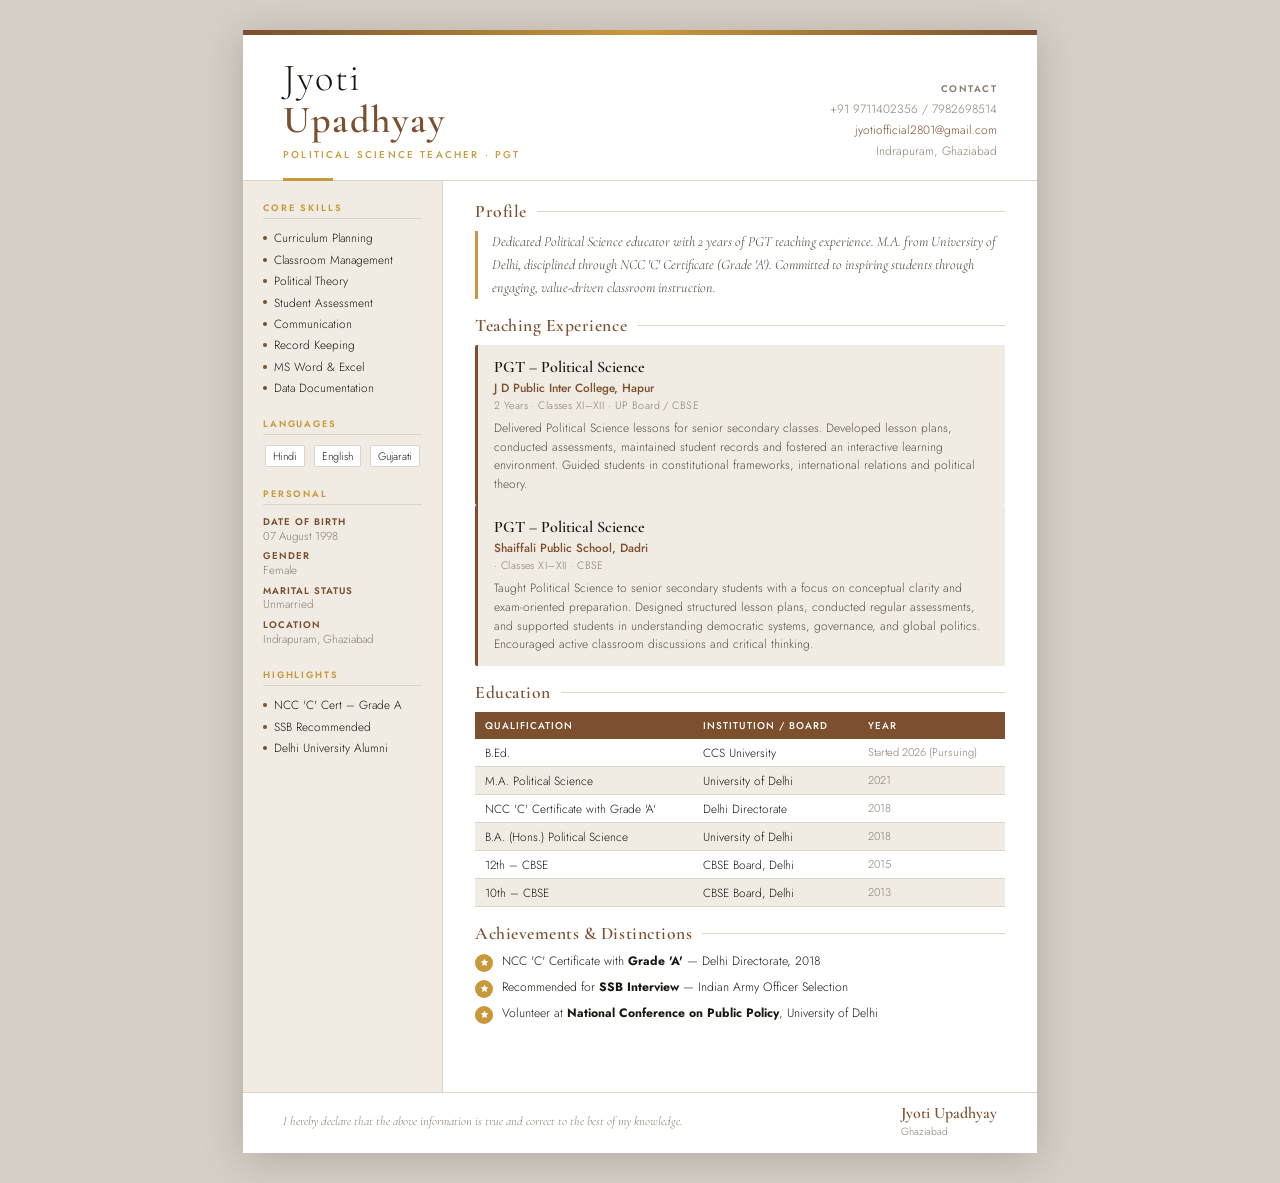
<file: jytoi-resume/index.html>
<!DOCTYPE html>
<html lang="en">
<head>
  <meta charset="UTF-8" />
  <meta name="viewport" content="width=device-width, initial-scale=1.0"/>
  <title>Jyoti Upadhyay – Resume</title>
  <link href="https://fonts.googleapis.com/css2?family=Cormorant+Garamond:ital,wght@0,300;0,400;0,600;1,300;1,400&family=Jost:wght@300;400;500;600&display=swap" rel="stylesheet"/>
  <style>
    :root {
      --cream: #faf7f2;
      --ink: #1a1612;
      --accent: #7c4f2f;
      --gold: #c8993a;
      --muted: #8a7d72;
      --border: #ddd5c8;
      --soft: #f0ebe3;
    }

    * { margin: 0; padding: 0; box-sizing: border-box; }

    /* ── SCREEN: preview centred on page ── */
    body {
      background: #d6cfc6;
      font-family: 'Jost', sans-serif;
      font-weight: 300;
      color: var(--ink);
      display: flex;
      justify-content: center;
      align-items: flex-start;
      min-height: 100vh;
      padding: 30px 16px;
    }

    /* A4 = 210 × 297 mm  →  794 × 1123 px at 96 dpi */
    .page {
      width: 794px;
      height: 1123px;
      background: #fff;
      box-shadow: 0 6px 40px rgba(0,0,0,0.18);
      overflow: hidden;          /* hard-clip anything that overflows */
      display: flex;
      flex-direction: column;
      position: relative;
    }

    /* ── TOP BAR ── */
    .top-bar {
      height: 5px;
      flex-shrink: 0;
      background: linear-gradient(90deg, var(--accent), var(--gold), var(--accent));
    }

    /* ── HEADER ── */
    header {
      flex-shrink: 0;
      display: grid;
      grid-template-columns: 1fr auto;
      align-items: end;
      gap: 20px;
      padding: 22px 40px 18px;
      border-bottom: 1px solid var(--border);
      position: relative;
    }
    header::after {
      content: '';
      position: absolute;
      bottom: -1px; left: 40px;
      width: 50px; height: 3px;
      background: var(--gold);
    }

    .name-block h1 {
      font-family: 'Cormorant Garamond', serif;
      font-size: 2.4rem;
      font-weight: 300;
      letter-spacing: 0.04em;
      line-height: 1.1;
    }
    .name-block h1 span { display: block; font-weight: 600; color: var(--accent); }

    .designation {
      font-size: 0.62rem;
      font-weight: 500;
      letter-spacing: 0.22em;
      text-transform: uppercase;
      color: var(--gold);
      margin-top: 6px;
    }

    .contact-block {
      text-align: right;
      font-size: 0.75rem;
      color: var(--muted);
      line-height: 1.75;
    }
    .contact-block a { color: var(--accent); text-decoration: none; }
    .contact-block strong {
      display: block;
      font-size: 0.6rem;
      font-weight: 600;
      letter-spacing: 0.15em;
      text-transform: uppercase;
      color: var(--muted);
      margin-bottom: 2px;
    }

    /* ── BODY (sidebar + main) ── */
    .body {
      display: grid;
      grid-template-columns: 200px 1fr;
      flex: 1;
      overflow: hidden;
    }

    /* ── SIDEBAR ── */
    .sidebar {
      background: var(--soft);
      padding: 20px 20px;
      border-right: 1px solid var(--border);
      overflow: hidden;
    }

    .sidebar-section { margin-bottom: 18px; }
    .sidebar-section:last-child { margin-bottom: 0; }

    .sidebar-label {
      font-size: 0.58rem;
      font-weight: 600;
      letter-spacing: 0.2em;
      text-transform: uppercase;
      color: var(--gold);
      margin-bottom: 8px;
      padding-bottom: 4px;
      border-bottom: 1px solid var(--border);
    }

    .skill-item {
      font-size: 0.74rem;
      color: var(--ink);
      padding: 3px 0;
      display: flex;
      align-items: center;
      gap: 7px;
      line-height: 1.3;
    }
    .skill-item::before {
      content: '';
      width: 4px; height: 4px;
      border-radius: 50%;
      background: var(--accent);
      flex-shrink: 0;
    }

    .lang-tag {
      display: inline-block;
      font-size: 0.68rem;
      background: white;
      border: 1px solid var(--border);
      color: var(--ink);
      border-radius: 2px;
      padding: 2px 7px;
      margin: 2px 2px;
    }

    .personal-item {
      font-size: 0.72rem;
      color: var(--muted);
      padding: 3px 0;
      line-height: 1.35;
    }
    .personal-item strong {
      display: block;
      font-size: 0.6rem;
      font-weight: 600;
      letter-spacing: 0.1em;
      text-transform: uppercase;
      color: var(--accent);
    }

    /* ── MAIN ── */
    .main {
      padding: 20px 32px 18px;
      overflow: hidden;
    }

    .section { margin-bottom: 16px; }
    .section:last-child { margin-bottom: 0; }

    .section-title {
      font-family: 'Cormorant Garamond', serif;
      font-size: 1.1rem;
      font-weight: 600;
      color: var(--accent);
      letter-spacing: 0.03em;
      margin-bottom: 9px;
      display: flex;
      align-items: center;
      gap: 10px;
    }
    .section-title::after {
      content: '';
      flex: 1;
      height: 1px;
      background: var(--border);
    }

    .summary-text {
      font-family: 'Cormorant Garamond', serif;
      font-size: 0.88rem;
      font-style: italic;
      color: #4a3f36;
      line-height: 1.6;
      border-left: 3px solid var(--gold);
      padding-left: 14px;
    }

    .exp-card {
      padding: 12px 16px;
      background: var(--soft);
      border-radius: 2px;
      border-left: 3px solid var(--accent);
    }
    .exp-role {
      font-family: 'Cormorant Garamond', serif;
      font-size: 1rem;
      font-weight: 600;
      color: var(--ink);
    }
    .exp-org {
      font-size: 0.74rem;
      font-weight: 500;
      color: var(--accent);
      margin: 2px 0;
    }
    .exp-meta {
      font-size: 0.67rem;
      color: var(--muted);
      letter-spacing: 0.04em;
      margin-bottom: 6px;
    }
    .exp-desc {
      font-size: 0.75rem;
      color: #5a4f46;
      line-height: 1.55;
    }

    .edu-table {
      width: 100%;
      border-collapse: collapse;
      font-size: 0.74rem;
    }
    .edu-table thead tr { background: var(--accent); color: white; }
    .edu-table thead th {
      padding: 6px 10px;
      text-align: left;
      font-weight: 500;
      font-size: 0.62rem;
      letter-spacing: 0.1em;
      text-transform: uppercase;
    }
    .edu-table tbody tr { border-bottom: 1px solid var(--border); }
    .edu-table tbody tr:nth-child(even) { background: var(--soft); }
    .edu-table tbody td { padding: 5px 10px; color: var(--ink); }
    .edu-table tbody td:last-child { color: var(--muted); font-size: 0.7rem; }

    .achievement-item {
      display: flex;
      gap: 9px;
      align-items: flex-start;
      margin-bottom: 7px;
    }
    .achievement-item:last-child { margin-bottom: 0; }

    .ach-icon {
      width: 18px; height: 18px;
      background: var(--gold);
      border-radius: 50%;
      flex-shrink: 0;
      display: flex;
      align-items: center;
      justify-content: center;
      margin-top: 1px;
    }
    .ach-icon svg { width: 9px; height: 9px; fill: white; }

    .ach-text { font-size: 0.76rem; color: var(--ink); line-height: 1.45; }

    /* ── FOOTER ── */
    footer {
      flex-shrink: 0;
      padding: 10px 40px 14px;
      border-top: 1px solid var(--border);
      display: flex;
      justify-content: space-between;
      align-items: center;
    }
    .declaration {
      font-style: italic;
      font-family: 'Cormorant Garamond', serif;
      font-size: 0.78rem;
      color: var(--muted);
    }
    .signature {
      font-family: 'Cormorant Garamond', serif;
      font-size: 1rem;
      font-weight: 600;
      color: var(--accent);
      text-align: right;
    }
    .sig-place { font-size: 0.65rem; color: var(--muted); margin-top: 1px; }

    /* ══════════════════════════════════════
       PRINT STYLES  — exact A4, single page
    ══════════════════════════════════════ */
    @page {
      size: A4 portrait;
      margin: 0;          /* we handle all spacing inside .page */
    }

    @media print {
      html, body {
        width: 210mm;
        height: 297mm;
        margin: 0;
        padding: 0;
        background: white;
      }

      .page {
        width: 210mm;
        height: 297mm;
        box-shadow: none;
        overflow: hidden;
        page-break-after: avoid;
        page-break-before: avoid;
      }

      /* Force background colours to print */
      * {
        -webkit-print-color-adjust: exact !important;
        print-color-adjust: exact !important;
      }
    }
  </style>
</head>
<body>
<div class="page">

  <div class="top-bar"></div>

  <header>
    <div class="name-block">
      <h1>Jyoti <span>Upadhyay</span></h1>
      <div class="designation">Political Science Teacher · PGT</div>
    </div>
    <div class="contact-block">
      <strong>Contact</strong>
      +91 9711402356 / 7982698514<br>
      <a href="mailto:jyotiofficial2801@gmail.com">jyotiofficial2801@gmail.com</a><br>
      Indrapuram, Ghaziabad
    </div>
  </header>

  <div class="body">

    <aside class="sidebar">

      <div class="sidebar-section">
        <div class="sidebar-label">Core Skills</div>
        <div class="skill-item">Curriculum Planning</div>
        <div class="skill-item">Classroom Management</div>
        <div class="skill-item">Political Theory</div>
        <div class="skill-item">Student Assessment</div>
        <div class="skill-item">Communication</div>
        <div class="skill-item">Record Keeping</div>
        <div class="skill-item">MS Word &amp; Excel</div>
        <div class="skill-item">Data Documentation</div>
      </div>

      <div class="sidebar-section">
        <div class="sidebar-label">Languages</div>
        <span class="lang-tag">Hindi</span>
        <span class="lang-tag">English</span>
        <span class="lang-tag">Gujarati</span>
      </div>

      <div class="sidebar-section">
        <div class="sidebar-label">Personal</div>
        <div class="personal-item"><strong>Date of Birth</strong>07 August 1998</div>
        <div class="personal-item"><strong>Gender</strong>Female</div>
        <div class="personal-item"><strong>Marital Status</strong>Unmarried</div>
        <div class="personal-item"><strong>Location</strong>Indrapuram, Ghaziabad</div>
      </div>

      <div class="sidebar-section">
        <div class="sidebar-label">Highlights</div>
        <div class="skill-item">NCC 'C' Cert – Grade A</div>
        <div class="skill-item">SSB Recommended</div>
        <div class="skill-item">Delhi University Alumni</div>
      </div>

    </aside>

    <main class="main">

      <div class="section">
        <div class="section-title">Profile</div>
        <p class="summary-text">
          Dedicated Political Science educator with 2 years of PGT teaching experience. M.A. from University of Delhi, disciplined through NCC 'C' Certificate (Grade 'A'). Committed to inspiring students through engaging, value-driven classroom instruction.
        </p>
      </div>

      <div class="section">
        <div class="section-title">Teaching Experience</div>
        <div class="exp-card">
          <div class="exp-role">PGT – Political Science</div>
          <div class="exp-org">J D Public Inter College, Hapur</div>
          <div class="exp-meta">2 Years · Classes XI–XII · UP Board / CBSE</div>
          <div class="exp-desc">
            Delivered Political Science lessons for senior secondary classes. Developed lesson plans, conducted assessments, maintained student records and fostered an interactive learning environment. Guided students in constitutional frameworks, international relations and political theory.
          </div>
        </div>
        <div class="exp-card">
          <div class="exp-role">PGT – Political Science</div>
          <div class="exp-org">Shaiffali Public School, Dadri</div>
          <div class="exp-meta"> · Classes XI–XII · CBSE</div>
          <div class="exp-desc">
            Taught Political Science to senior secondary students with a focus on conceptual clarity and exam-oriented preparation. Designed structured lesson plans, conducted regular assessments, and supported students in understanding democratic systems, governance, and global politics. Encouraged active classroom discussions and critical thinking.
          </div>
        </div>
      </div>

      <div class="section">
          <div class="section-title">Education</div>
          <table class="edu-table">
            <thead>
              <tr>
                <th>Qualification</th>
                <th>Institution / Board</th>
                <th>Year</th>
              </tr>
            </thead>
            <tbody>
              <tr><td>B.Ed.</td><td>CCS University</td><td>Started 2026 (Pursuing)</td></tr>
              <tr><td>M.A. Political Science</td><td>University of Delhi</td><td>2021</td></tr>
              <tr><td>NCC 'C' Certificate with Grade 'A'</td><td>Delhi Directorate </td><td>2018</td></tr>
              <tr><td>B.A. (Hons.) Political Science</td><td>University of Delhi</td><td>2018</td></tr>
              <tr><td>12th – CBSE</td><td>CBSE Board, Delhi</td><td>2015</td></tr>
              <tr><td>10th – CBSE</td><td>CBSE Board, Delhi</td><td>2013</td></tr>
            </tbody>
          </table>
        </div>

      <div class="section">
        <div class="section-title">Achievements &amp; Distinctions</div>
        <div class="achievement-item">
          <div class="ach-icon"><svg viewBox="0 0 24 24"><path d="M12 2l3.09 6.26L22 9.27l-5 4.87 1.18 6.88L12 17.77l-6.18 3.25L7 14.14 2 9.27l6.91-1.01L12 2z"/></svg></div>
          <div class="ach-text">NCC 'C' Certificate with <strong>Grade 'A'</strong> — Delhi Directorate, 2018</div>
        </div>
        <div class="achievement-item">
          <div class="ach-icon"><svg viewBox="0 0 24 24"><path d="M12 2l3.09 6.26L22 9.27l-5 4.87 1.18 6.88L12 17.77l-6.18 3.25L7 14.14 2 9.27l6.91-1.01L12 2z"/></svg></div>
          <div class="ach-text">Recommended for <strong>SSB Interview</strong> — Indian Army Officer Selection</div>
        </div>
        <div class="achievement-item">
          <div class="ach-icon"><svg viewBox="0 0 24 24"><path d="M12 2l3.09 6.26L22 9.27l-5 4.87 1.18 6.88L12 17.77l-6.18 3.25L7 14.14 2 9.27l6.91-1.01L12 2z"/></svg></div>
          <div class="ach-text">Volunteer at <strong>National Conference on Public Policy</strong>, University of Delhi</div>
        </div>
      </div>

    </main>
  </div>

  <footer>
    <div class="declaration">
      I hereby declare that the above information is true and correct to the best of my knowledge.
    </div>
    <div>
      <div class="signature">Jyoti Upadhyay</div>
      <div class="sig-place">Ghaziabad</div>
    </div>
  </footer>

</div>
</body>
</html>
</file>
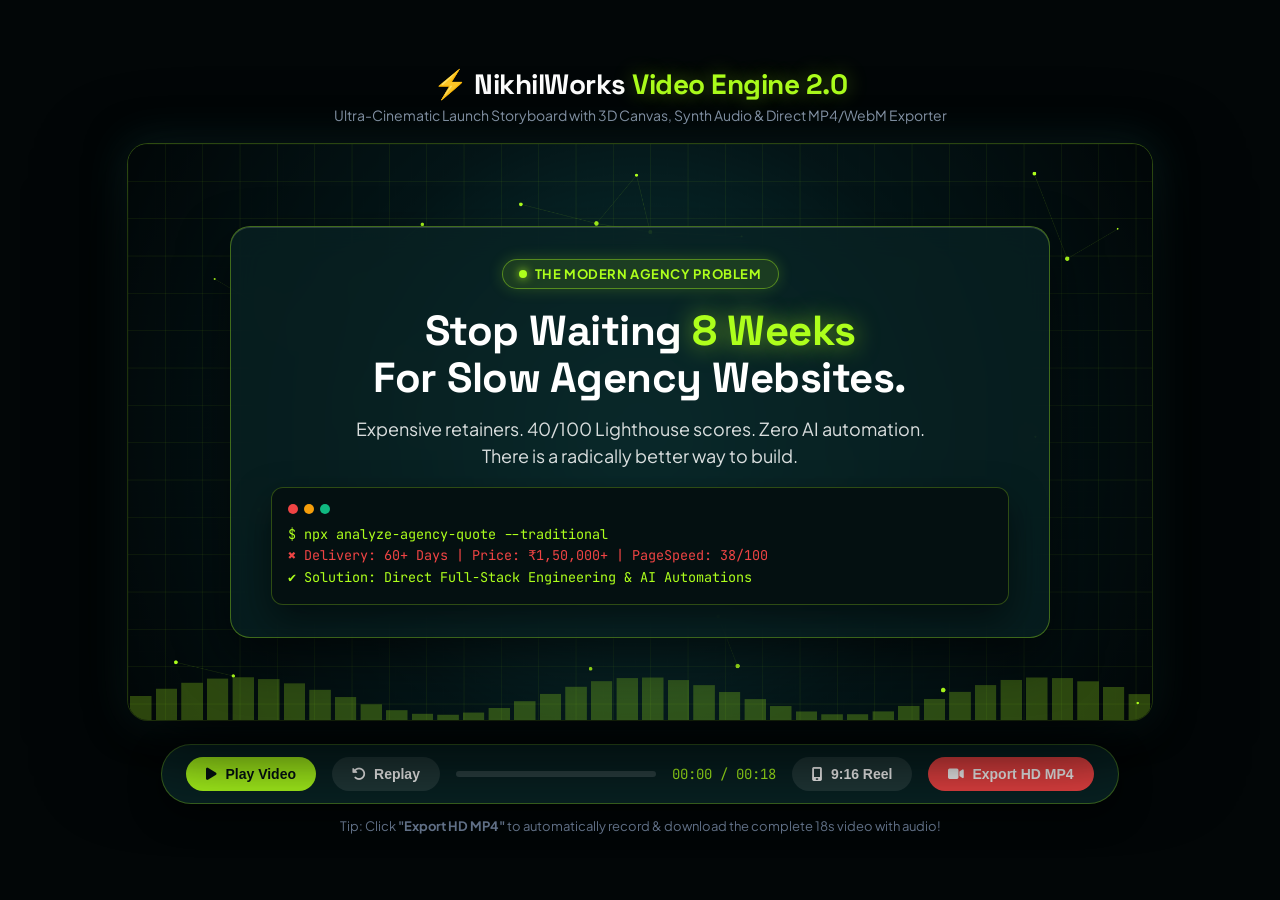
<file: brag-output/composition/index.html>
<!DOCTYPE html>
<html lang="en">
<head>
  <meta charset="UTF-8">
  <meta name="viewport" content="width=device-width, initial-scale=1.0">
  <title>NikhilWorks - Ultra-Cinematic 3D Launch Video</title>
  <link rel="preconnect" href="https://fonts.googleapis.com">
  <link rel="preconnect" href="https://fonts.gstatic.com" crossorigin>
  <link href="https://fonts.googleapis.com/css2?family=Plus+Jakarta+Sans:ital,wght@0,400;0,600;0,700;0,800;1,800&family=JetBrains+Mono:wght@400;600;700;800&family=Space+Grotesk:wght@600;700;800&display=swap" rel="stylesheet">
  <link rel="stylesheet" href="https://cdnjs.cloudflare.com/ajax/libs/font-awesome/6.4.0/css/all.min.css">
  <style>
    * {
      box-sizing: border-box;
      margin: 0;
      padding: 0;
      user-select: none;
    }
    body {
      background: #020607;
      color: #ffffff;
      font-family: 'Plus Jakarta Sans', sans-serif;
      display: flex;
      flex-direction: column;
      align-items: center;
      justify-content: center;
      min-height: 100vh;
      overflow-x: hidden;
      padding: 24px 16px;
    }

    /* Outer Wrapper */
    .studio-header {
      text-align: center;
      margin-bottom: 20px;
    }
    .studio-header h1 {
      font-family: 'Space Grotesk', sans-serif;
      font-size: 28px;
      font-weight: 800;
      letter-spacing: -0.5px;
      color: #fff;
    }
    .studio-header h1 span {
      color: #ADFF1C;
      text-shadow: 0 0 20px rgba(173, 255, 28, 0.4);
    }
    .studio-header p {
      color: #94a3b8;
      font-size: 14px;
      margin-top: 4px;
    }

    /* Video Viewport Stage */
    .stage-container {
      position: relative;
      perspective: 1200px;
    }
    .video-viewport {
      width: 1024px;
      height: 576px; /* 16:9 */
      position: relative;
      background: #020809;
      border-radius: 20px;
      overflow: hidden;
      box-shadow: 0 30px 90px rgba(0, 0, 0, 0.9), 0 0 0 1px rgba(173, 255, 28, 0.3), 0 0 40px rgba(16, 64, 65, 0.5);
      transition: width 0.4s ease, height 0.4s ease;
    }
    .video-viewport.vertical {
      width: 405px;
      height: 720px; /* 9:16 Mobile Reel */
    }

    canvas {
      position: absolute;
      top: 0;
      left: 0;
      width: 100%;
      height: 100%;
      z-index: 1;
    }

    /* HTML Overlay on top of canvas for ultra crisp typography & 3D elements */
    .video-overlay {
      position: absolute;
      top: 0;
      left: 0;
      width: 100%;
      height: 100%;
      z-index: 2;
      display: flex;
      flex-direction: column;
      align-items: center;
      justify-content: center;
      padding: 40px;
      text-align: center;
      pointer-events: none;
    }

    /* Glassmorphic 3D Card */
    .motion-card {
      background: rgba(8, 34, 35, 0.75);
      border: 1px solid rgba(173, 255, 28, 0.35);
      border-radius: 20px;
      padding: 32px 40px;
      backdrop-filter: blur(16px);
      box-shadow: 0 20px 50px rgba(0, 0, 0, 0.6), inset 0 1px 0 rgba(255, 255, 255, 0.15);
      max-width: 820px;
      width: 92%;
      transition: transform 0.2s ease;
    }
    .vertical .motion-card {
      padding: 24px 20px;
      max-width: 360px;
    }

    .badge-cyber {
      display: inline-flex;
      align-items: center;
      gap: 8px;
      background: rgba(173, 255, 28, 0.12);
      border: 1px solid rgba(173, 255, 28, 0.4);
      color: #ADFF1C;
      padding: 6px 16px;
      border-radius: 999px;
      font-size: 13px;
      font-weight: 700;
      letter-spacing: 0.6px;
      text-transform: uppercase;
      margin-bottom: 18px;
      box-shadow: 0 0 15px rgba(173, 255, 28, 0.2);
    }
    .pulse-dot {
      width: 8px;
      height: 8px;
      background: #ADFF1C;
      border-radius: 50%;
      box-shadow: 0 0 10px #ADFF1C;
      animation: pulse 1.5s infinite;
    }
    @keyframes pulse {
      0%, 100% { opacity: 1; transform: scale(1); }
      50% { opacity: 0.3; transform: scale(0.7); }
    }

    .hero-title {
      font-family: 'Space Grotesk', sans-serif;
      font-size: 42px;
      font-weight: 800;
      line-height: 1.12;
      color: #ffffff;
      margin-bottom: 14px;
      letter-spacing: -0.5px;
    }
    .vertical .hero-title {
      font-size: 28px;
    }
    .highlight-lime {
      color: #ADFF1C;
      text-shadow: 0 0 25px rgba(173, 255, 28, 0.6);
    }

    .hero-sub {
      font-size: 18px;
      color: rgba(255, 255, 255, 0.85);
      line-height: 1.5;
      max-width: 680px;
      margin: 0 auto;
    }
    .vertical .hero-sub {
      font-size: 14px;
    }

    /* Terminal Window Mockup */
    .terminal-box {
      background: #041011;
      border: 1px solid rgba(173, 255, 28, 0.25);
      border-radius: 12px;
      padding: 16px;
      text-align: left;
      font-family: 'JetBrains Mono', monospace;
      font-size: 13.5px;
      color: #adff1c;
      box-shadow: 0 15px 35px rgba(0,0,0,0.5);
      margin-top: 18px;
      line-height: 1.6;
    }
    .terminal-header {
      display: flex;
      gap: 6px;
      margin-bottom: 10px;
    }
    .t-dot {
      width: 10px;
      height: 10px;
      border-radius: 50%;
      background: #334155;
    }
    .t-dot.red { background: #ef4444; }
    .t-dot.yellow { background: #f59e0b; }
    .t-dot.green { background: #10b981; }

    /* Interactive Live Metrics Grid */
    .metrics-row {
      display: grid;
      grid-template-columns: repeat(3, 1fr);
      gap: 14px;
      margin-top: 20px;
    }
    .vertical .metrics-row {
      grid-template-columns: 1fr;
      gap: 10px;
    }
    .metric-card {
      background: rgba(4, 18, 19, 0.85);
      border: 1px solid rgba(173, 255, 28, 0.2);
      border-radius: 12px;
      padding: 14px;
      text-align: center;
    }
    .metric-val {
      font-family: 'Space Grotesk', sans-serif;
      font-size: 26px;
      font-weight: 800;
      color: #ADFF1C;
    }
    .metric-lbl {
      font-size: 12px;
      color: #94a3b8;
      margin-top: 2px;
      text-transform: uppercase;
      letter-spacing: 0.5px;
    }

    /* Studio Controls Toolbar */
    .controls-toolbar {
      margin-top: 24px;
      background: #082223;
      border: 1px solid rgba(173, 255, 28, 0.3);
      border-radius: 999px;
      padding: 12px 24px;
      display: flex;
      align-items: center;
      gap: 16px;
      box-shadow: 0 10px 30px rgba(0, 0, 0, 0.5);
      flex-wrap: wrap;
      justify-content: center;
    }
    .btn-ctl {
      background: #ADFF1C;
      color: #041213;
      border: none;
      padding: 9px 20px;
      border-radius: 999px;
      font-weight: 700;
      font-size: 14px;
      cursor: pointer;
      display: flex;
      align-items: center;
      gap: 8px;
      transition: all 0.2s;
    }
    .btn-ctl:hover {
      background: #c6ff5e;
      transform: scale(1.04);
    }
    .btn-ctl.secondary {
      background: rgba(255, 255, 255, 0.1);
      color: #ffffff;
    }
    .btn-ctl.secondary:hover {
      background: rgba(255, 255, 255, 0.2);
    }
    .btn-record {
      background: #ef4444;
      color: #fff;
    }
    .btn-record:hover {
      background: #dc2626;
    }
    .btn-record.recording {
      animation: pulseRecord 1s infinite;
    }
    @keyframes pulseRecord {
      0%, 100% { background: #ef4444; }
      50% { background: #991b1b; }
    }

    .time-badge {
      font-family: 'JetBrains Mono', monospace;
      font-size: 14px;
      color: #ADFF1C;
      min-width: 90px;
      text-align: center;
    }

    .scrubber-track {
      width: 200px;
      height: 6px;
      background: rgba(255, 255, 255, 0.15);
      border-radius: 3px;
      cursor: pointer;
      overflow: hidden;
    }
    .scrubber-fill {
      height: 100%;
      width: 0%;
      background: #ADFF1C;
      box-shadow: 0 0 8px #ADFF1C;
    }
  </style>
</head>
<body>

  <div class="studio-header">
    <h1>⚡ NikhilWorks <span>Video Engine 2.0</span></h1>
    <p>Ultra-Cinematic Launch Storyboard with 3D Canvas, Synth Audio & Direct MP4/WebM Exporter</p>
  </div>

  <div class="stage-container">
    <div class="video-viewport" id="viewport">
      <canvas id="videoCanvas" width="1920" height="1080"></canvas>
      <div class="video-overlay" id="overlay">
        <!-- Live Scene Content -->
      </div>
    </div>
  </div>

  <!-- Master Controls -->
  <div class="controls-toolbar">
    <button class="btn-ctl" id="playBtn" onclick="togglePlay()">
      <i class="fa-solid fa-play"></i> Play Video
    </button>
    <button class="btn-ctl secondary" onclick="restartVideo()">
      <i class="fa-solid fa-rotate-left"></i> Replay
    </button>
    <div class="scrubber-track" onclick="seek(event)">
      <div class="scrubber-fill" id="scrubberFill"></div>
    </div>
    <div class="time-badge" id="timeDisplay">00:00 / 00:18</div>
    <button class="btn-ctl secondary" onclick="toggleVertical()">
      <i class="fa-solid fa-mobile-screen"></i> 9:16 Reel
    </button>
    <button class="btn-ctl btn-record" id="recordBtn" onclick="startExportRecording()">
      <i class="fa-solid fa-video"></i> Export HD MP4
    </button>
  </div>

  <div style="margin-top: 14px; font-size: 13px; color: #64748b; text-align: center;">
    Tip: Click <strong>"Export HD MP4"</strong> to automatically record & download the complete 18s video with audio!
  </div>

  <script>
    const canvas = document.getElementById('videoCanvas');
    const ctx = canvas.getContext('2d');
    const overlay = document.getElementById('overlay');
    const scrubberFill = document.getElementById('scrubberFill');
    const timeDisplay = document.getElementById('timeDisplay');
    const playBtn = document.getElementById('playBtn');
    const recordBtn = document.getElementById('recordBtn');

    const TOTAL_DURATION = 18.0;
    let currentTime = 0;
    let isPlaying = false;
    let lastTime = 0;
    let audioCtx = null;
    let isRecording = false;
    let mediaRecorder = null;
    let recordedChunks = [];

    // Synth Audio Engine for Rhythmic Tech Beats
    function initAudio() {
      if (!audioCtx) {
        audioCtx = new (window.AudioContext || window.webkitAudioContext)();
      }
      if (audioCtx.state === 'suspended') {
        audioCtx.resume();
      }
    }

    function playKick() {
      if (!audioCtx) return;
      try {
        const osc = audioCtx.createOscillator();
        const gain = audioCtx.createGain();
        osc.frequency.setValueAtTime(140, audioCtx.currentTime);
        osc.frequency.exponentialRampToValueAtTime(0.01, audioCtx.currentTime + 0.3);
        gain.gain.setValueAtTime(0.3, audioCtx.currentTime);
        gain.gain.exponentialRampToValueAtTime(0.001, audioCtx.currentTime + 0.3);
        osc.connect(gain);
        gain.connect(audioCtx.destination);
        osc.start();
        osc.stop(audioCtx.currentTime + 0.3);
      } catch(e) {}
    }

    function playSynthArp(freq, duration = 0.15) {
      if (!audioCtx) return;
      try {
        const osc = audioCtx.createOscillator();
        const gain = audioCtx.createGain();
        osc.type = 'sawtooth';
        osc.frequency.setValueAtTime(freq, audioCtx.currentTime);
        gain.gain.setValueAtTime(0.08, audioCtx.currentTime);
        gain.gain.exponentialRampToValueAtTime(0.001, audioCtx.currentTime + duration);
        osc.connect(gain);
        gain.connect(audioCtx.destination);
        osc.start();
        osc.stop(audioCtx.currentTime + duration);
      } catch(e) {}
    }

    // Dynamic Visual Particle Grid
    const nodes = Array.from({ length: 45 }, () => ({
      x: Math.random() * 1920,
      y: Math.random() * 1080,
      vx: (Math.random() - 0.5) * 1.2,
      vy: (Math.random() - 0.5) * 1.2,
      radius: Math.random() * 3 + 1.5
    }));

    function drawBackground(t) {
      // 3D Perspective Glow Background
      const grad = ctx.createRadialGradient(960, 540, 50, 960, 540, 1150);
      grad.addColorStop(0, '#0d3b3d');
      grad.addColorStop(0.5, '#041517');
      grad.addColorStop(1, '#010506');
      ctx.fillStyle = grad;
      ctx.fillRect(0, 0, 1920, 1080);

      // Cyber Grid with Camera Depth
      ctx.strokeStyle = 'rgba(173, 255, 28, 0.08)';
      ctx.lineWidth = 1.5;
      const gridSize = 70;
      const panY = (t * 40) % gridSize;

      for (let x = 0; x <= 1920; x += gridSize) {
        ctx.beginPath();
        ctx.moveTo(x, 0);
        ctx.lineTo(x, 1080);
        ctx.stroke();
      }
      for (let y = panY; y <= 1080; y += gridSize) {
        ctx.beginPath();
        ctx.moveTo(0, y);
        ctx.lineTo(1920, y);
        ctx.stroke();
      }

      // Animated Neural Network Nodes & Lasers
      ctx.strokeStyle = 'rgba(173, 255, 28, 0.15)';
      ctx.lineWidth = 1;
      nodes.forEach((n, i) => {
        n.x += n.vx;
        n.y += n.vy;
        if (n.x < 0 || n.x > 1920) n.vx *= -1;
        if (n.y < 0 || n.y > 1080) n.vy *= -1;

        ctx.fillStyle = '#ADFF1C';
        ctx.beginPath();
        ctx.arc(n.x, n.y, n.radius, 0, Math.PI * 2);
        ctx.fill();

        // Connect nearby nodes
        for (let j = i + 1; j < nodes.length; j++) {
          const dx = nodes[j].x - n.x;
          const dy = nodes[j].y - n.y;
          const dist = Math.sqrt(dx * dx + dy * dy);
          if (dist < 180) {
            ctx.beginPath();
            ctx.moveTo(n.x, n.y);
            ctx.lineTo(nodes[j].x, nodes[j].y);
            ctx.stroke();
          }
        }
      });

      // Audio Visualizer Waveform at Bottom
      const bars = 40;
      const barWidth = 1920 / bars;
      for (let b = 0; b < bars; b++) {
        const h = (Math.sin(t * 8 + b * 0.4) * 0.5 + 0.5) * 70 + 10;
        ctx.fillStyle = 'rgba(173, 255, 28, 0.25)';
        ctx.fillRect(b * barWidth + 4, 1080 - h, barWidth - 8, h);
      }
    }

    function renderScene(t) {
      drawBackground(t);

      let content = '';

      if (t < 3.2) {
        // SCENE 1: THE HOOK
        const p = t / 3.2;
        content = `
          <div class="motion-card">
            <div class="badge-cyber"><span class="pulse-dot"></span> The Modern Agency Problem</div>
            <div class="hero-title">Stop Waiting <span class="highlight-lime">8 Weeks</span><br>For Slow Agency Websites.</div>
            <div class="hero-sub">Expensive retainers. 40/100 Lighthouse scores. Zero AI automation.<br>There is a radically better way to build.</div>
            <div class="terminal-box">
              <div class="terminal-header"><div class="t-dot red"></div><div class="t-dot yellow"></div><div class="t-dot green"></div></div>
              <div>$ npx analyze-agency-quote --traditional</div>
              <div style="color: #ef4444;">✖ Delivery: 60+ Days | Price: ₹1,50,000+ | PageSpeed: 38/100</div>
              <div style="color: #ADFF1C;">✔ Solution: Direct Full-Stack Engineering & AI Automations</div>
            </div>
          </div>
        `;
      } else if (t < 6.8) {
        // SCENE 2: THE HERO REVEAL
        content = `
          <div class="motion-card">
            <div class="badge-cyber"><span class="pulse-dot"></span> Full-Stack + AI Ecosystem</div>
            <div class="hero-title">Meet <span class="highlight-lime">NikhilWorks</span></div>
            <div class="hero-sub">High-Performance Web Applications, Custom MERN Stacks & Autonomous AI Bots</div>
            <div class="metrics-row">
              <div class="metric-card">
                <div class="metric-val">3-7 Days</div>
                <div class="metric-lbl">Turnaround Time</div>
              </div>
              <div class="metric-card">
                <div class="metric-val">100 / 100</div>
                <div class="metric-lbl">Core Web Vitals</div>
              </div>
              <div class="metric-card">
                <div class="metric-val">24/7 AI</div>
                <div class="metric-lbl">Autonomous Ops</div>
              </div>
            </div>
          </div>
        `;
      } else if (t < 10.4) {
        // SCENE 3: TECH STACK & ARCHITECTURE
        content = `
          <div class="motion-card">
            <div class="badge-cyber"><span class="pulse-dot"></span> Clean Modern Architecture</div>
            <div class="hero-title">Built with <span class="highlight-lime">Speed & Scalability</span></div>
            <div class="hero-sub">No Bloat. No WordPress Sluggishness. Pure Semantic Code.</div>
            <div class="terminal-box">
              <div class="terminal-header"><div class="t-dot red"></div><div class="t-dot yellow"></div><div class="t-dot green"></div></div>
              <div>const stack = ['React', 'Node.js', 'PHP MySQL', 'Gemini API', 'n8n'];</div>
              <div>await deployProduction({ lighthouseTarget: 100, ssl: true });</div>
              <div style="color: #ADFF1C;">🚀 Production Staging Live in 48 Hours with Zero Vendor Lock-in</div>
            </div>
          </div>
        `;
      } else if (t < 14.0) {
        // SCENE 4: AI & WORKFLOW AUTOMATIONS
        content = `
          <div class="motion-card">
            <div class="badge-cyber"><span class="pulse-dot"></span> Autonomous AI Workflows</div>
            <div class="hero-title">Turn Websites into <span class="highlight-lime">AI Sales Engines</span></div>
            <div class="hero-sub">Gemini API & OpenAI RAG Search &bull; WhatsApp Lead Routing &bull; n8n Pipelines</div>
            <div class="metrics-row">
              <div class="metric-card">
                <div class="metric-val"><i class="fa-brands fa-whatsapp"></i> Instant</div>
                <div class="metric-lbl">WhatsApp AI Bot</div>
              </div>
              <div class="metric-card">
                <div class="metric-val">RAG DB</div>
                <div class="metric-lbl">Trained on Your Docs</div>
              </div>
              <div class="metric-card">
                <div class="metric-val">Auto-CRM</div>
                <div class="metric-lbl">Lead Enrichment</div>
              </div>
            </div>
          </div>
        `;
      } else if (t < 16.2) {
        // SCENE 5: TRANSPARENT PRICING
        content = `
          <div class="motion-card">
            <div class="badge-cyber"><span class="pulse-dot"></span> 100% Transparent Fixed Rates</div>
            <div class="hero-title">Fixed Pricing from <span class="highlight-lime">₹7,999 ($99)</span></div>
            <div class="hero-sub">Try Our Built-in Website Cost Calculator & Free SEO Auditor Online</div>
            <div class="metrics-row">
              <div class="metric-card">
                <div class="metric-val">₹7,999</div>
                <div class="metric-lbl">WordPress Starter</div>
              </div>
              <div class="metric-card">
                <div class="metric-val">₹18,999</div>
                <div class="metric-lbl">MERN Full-Stack</div>
              </div>
              <div class="metric-card">
                <div class="metric-val">₹21,999</div>
                <div class="metric-lbl">E-Commerce Store</div>
              </div>
            </div>
          </div>
        `;
      } else {
        // SCENE 6: CALL TO ACTION
        content = `
          <div class="motion-card" style="border-color: #ADFF1C;">
            <div class="badge-cyber"><span class="pulse-dot"></span> Open for New Client Projects</div>
            <div class="hero-title">Let's Build Something <span class="highlight-lime">Extraordinary</span></div>
            <div class="hero-sub">Delhi NCR Base &bull; Pan-India &bull; Global Overlap (USA, UK, UAE)</div>
            <div style="margin-top: 24px; font-family: 'Space Grotesk', sans-serif; font-size: 26px; font-weight: 800; color: #ADFF1C; text-shadow: 0 0 25px rgba(173,255,28,0.7);">
              🌐 nikhilworks.com &bull; 📲 +91 83685 52640
            </div>
          </div>
        `;
      }

      overlay.innerHTML = content;
    }

    function updateProgress() {
      const pct = (currentTime / TOTAL_DURATION) * 100;
      scrubberFill.style.width = pct + '%';
      const c = Math.floor(currentTime).toString().padStart(2, '0');
      const t = Math.floor(TOTAL_DURATION).toString().padStart(2, '0');
      timeDisplay.innerText = `00:${c} / 00:${t}`;
    }

    let lastBeat = -1;
    function loop(timestamp) {
      if (!lastTime) lastTime = timestamp;
      const delta = (timestamp - lastTime) / 1000;
      lastTime = timestamp;

      if (isPlaying) {
        currentTime += delta;

        // Trigger rhythmic synth beats
        const currentBeat = Math.floor(currentTime * 3); // 3 beats/sec
        if (currentBeat !== lastBeat) {
          lastBeat = currentBeat;
          if (currentBeat % 3 === 0) playKick();
          const freqs = [330, 440, 550, 660, 880];
          playSynthArp(freqs[currentBeat % freqs.length], 0.1);
        }

        if (currentTime >= TOTAL_DURATION) {
          currentTime = TOTAL_DURATION;
          isPlaying = false;
          playBtn.innerHTML = '<i class="fa-solid fa-rotate-left"></i> Replay Video';
          if (isRecording) {
            stopExportRecording();
          }
        }
      }

      renderScene(currentTime);
      updateProgress();

      requestAnimationFrame(loop);
    }

    function togglePlay() {
      initAudio();
      if (currentTime >= TOTAL_DURATION) {
        currentTime = 0;
      }
      isPlaying = !isPlaying;
      playBtn.innerHTML = isPlaying ? '<i class="fa-solid fa-pause"></i> Pause' : '<i class="fa-solid fa-play"></i> Play Video';
    }

    function restartVideo() {
      initAudio();
      currentTime = 0;
      isPlaying = true;
      playBtn.innerHTML = '<i class="fa-solid fa-pause"></i> Pause';
    }

    function seek(e) {
      const rect = e.currentTarget.getBoundingClientRect();
      const pct = (e.clientX - rect.left) / rect.width;
      currentTime = pct * TOTAL_DURATION;
      updateProgress();
      renderScene(currentTime);
    }

    function toggleVertical() {
      document.getElementById('viewport').classList.toggle('vertical');
    }

    // Direct Browser Video Recording & Automatic MP4/WebM Download
    function startExportRecording() {
      initAudio();
      currentTime = 0;
      isPlaying = true;
      isRecording = true;
      recordBtn.classList.add('recording');
      recordBtn.innerHTML = '<i class="fa-solid fa-circle-notch fa-spin"></i> Rendering Video...';

      const stream = canvas.captureStream(30); // 30 FPS Canvas Stream
      
      // Attempt recording with modern codec
      let mimeType = 'video/webm;codecs=vp9';
      if (!MediaRecorder.isTypeSupported(mimeType)) {
        mimeType = 'video/webm';
      }

      recordedChunks = [];
      mediaRecorder = new MediaRecorder(stream, { mimeType });

      mediaRecorder.ondataavailable = function(e) {
        if (e.data.size > 0) {
          recordedChunks.push(e.data);
        }
      };

      mediaRecorder.onstop = function() {
        const blob = new Blob(recordedChunks, { type: 'video/webm' });
        const url = URL.createObjectURL(blob);
        const a = document.createElement('a');
        a.style.display = 'none';
        a.href = url;
        a.download = 'NikhilWorks-Launch-Video-1080p.webm';
        document.body.appendChild(a);
        a.click();
        setTimeout(() => {
          document.body.removeChild(a);
          window.URL.revokeObjectURL(url);
        }, 100);

        recordBtn.classList.remove('recording');
        recordBtn.innerHTML = '<i class="fa-solid fa-check"></i> Video Downloaded!';
        setTimeout(() => {
          recordBtn.innerHTML = '<i class="fa-solid fa-video"></i> Export HD MP4';
        }, 3000);
      };

      mediaRecorder.start();
    }

    function stopExportRecording() {
      if (mediaRecorder && mediaRecorder.state !== 'inactive') {
        mediaRecorder.stop();
        isRecording = false;
      }
    }

    // Start rendering loop
    requestAnimationFrame(loop);
  </script>
</body>
</html>
</file>
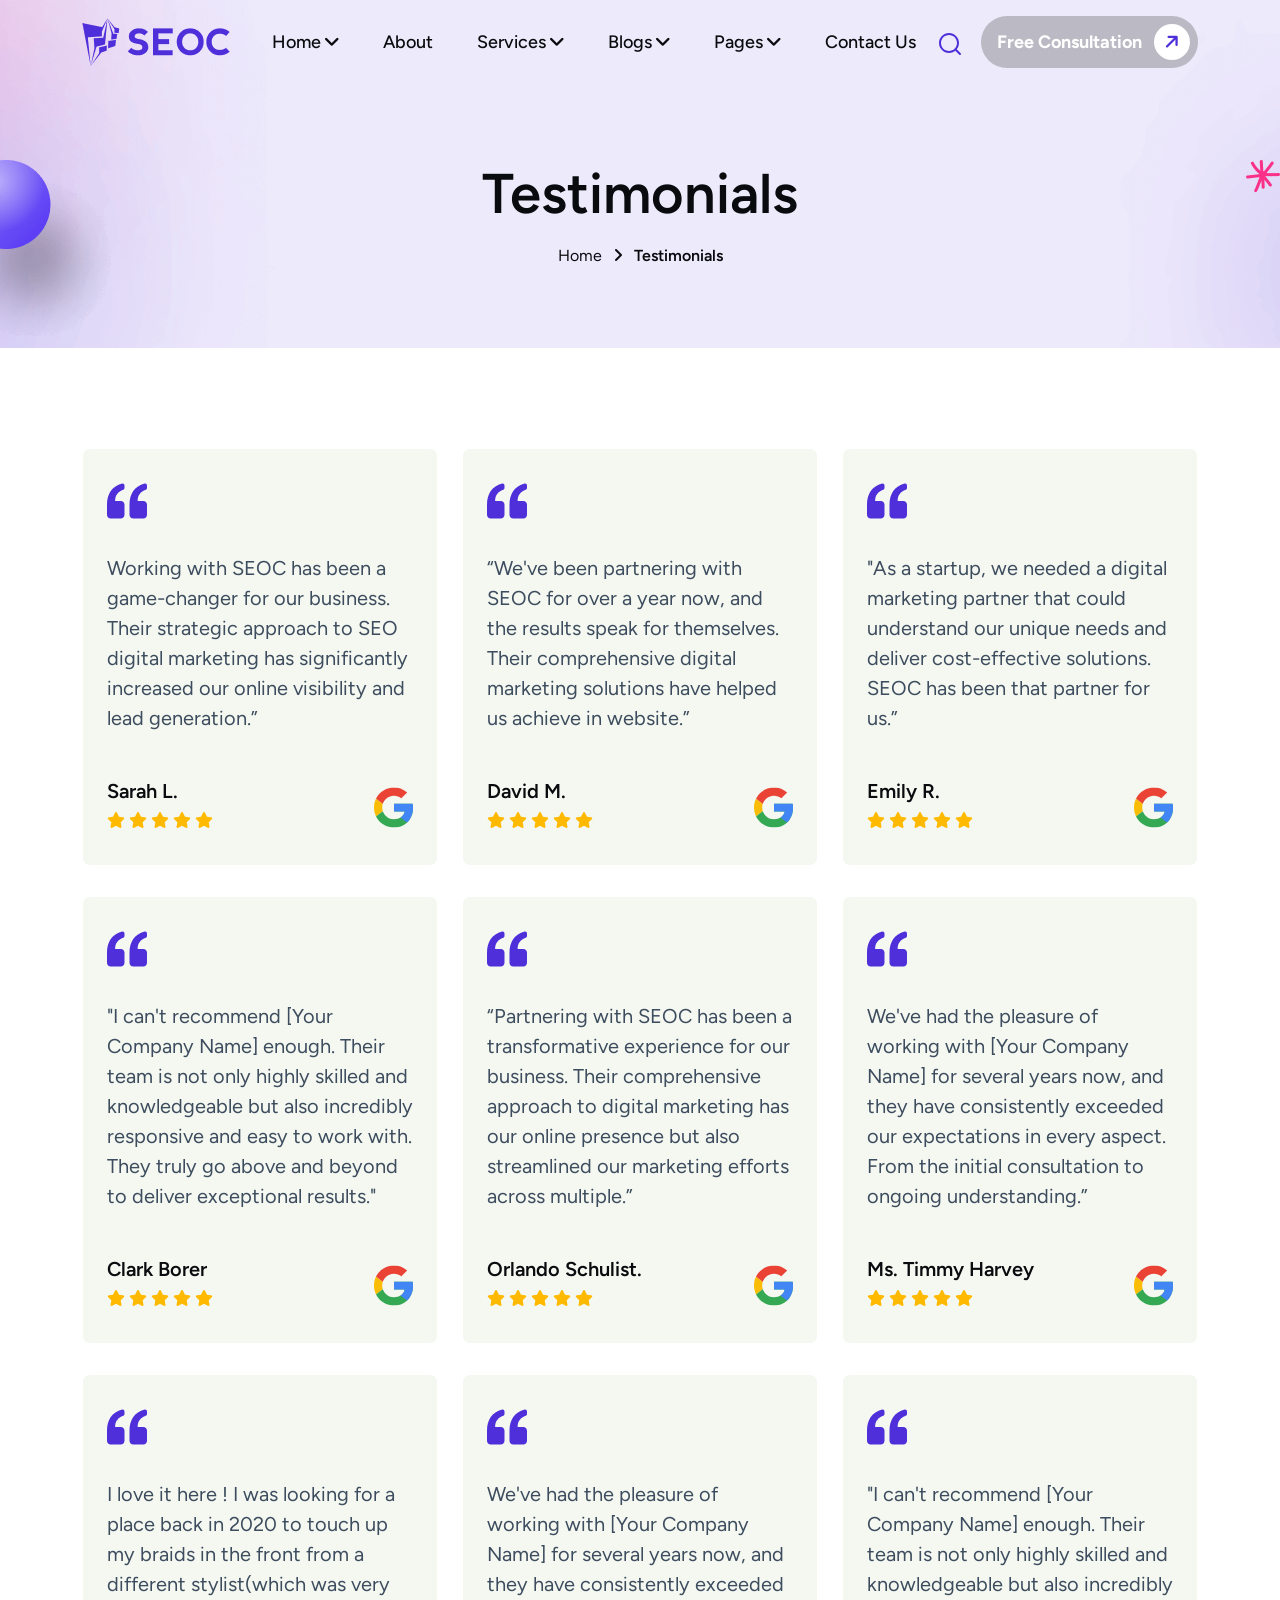
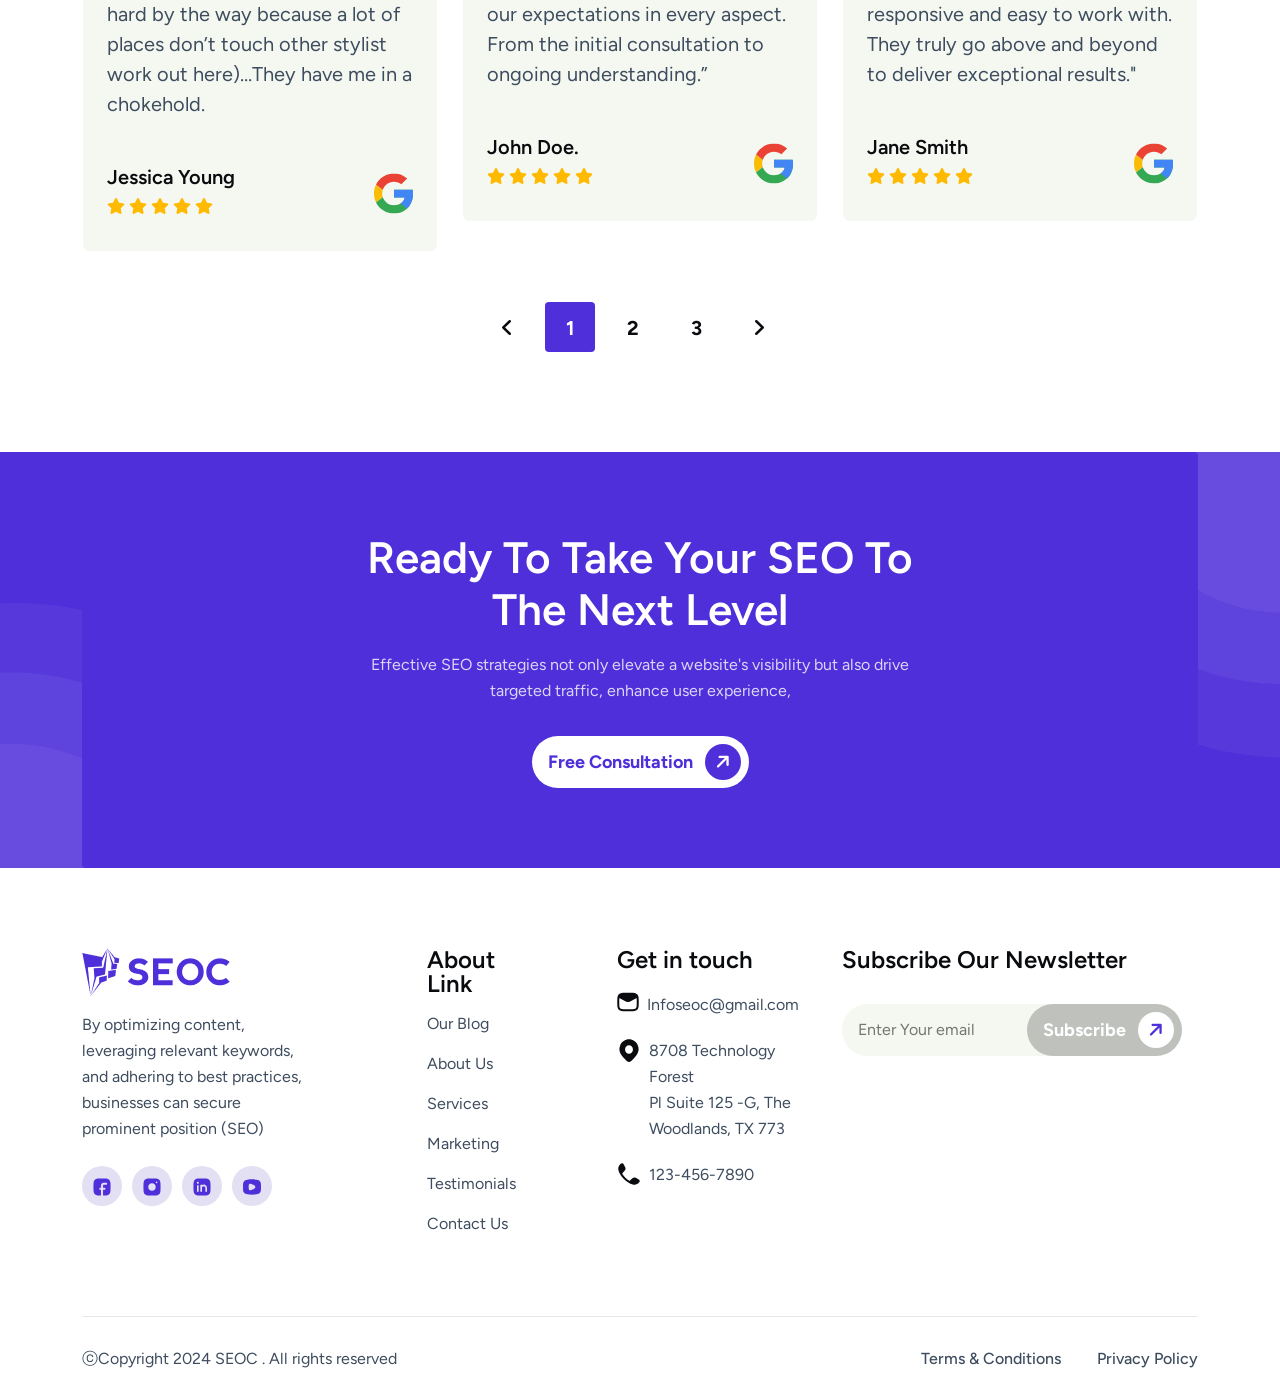
<file: testimonials.html>
<!DOCTYPE html>
<html lang="en">

<head>
    <!-- Google tag (gtag.js) -->
<script async src="https://www.googletagmanager.com/gtag/js?id=G-1HVPGR81RL"></script>
<script>
  window.dataLayer = window.dataLayer || [];
  function gtag(){dataLayer.push(arguments);}
  gtag('js', new Date());

  gtag('config', 'G-1HVPGR81RL');
</script>
     <meta charset="UTF-8">
     <meta name="viewport" content="width=device-width, initial-scale=1.0">
     <title>SEOC - Digital Marketing Agency</title>

     <!--=====FAB ICON=======-->
    <link rel="shortcut icon" href="assets/img/logo/fav-logo1.png" type="image/x-icon">

    <!--===== CSS LINK =======-->
    <link rel="stylesheet" href="assets/css/plugins/bootstrap.min.css">
    <link rel="stylesheet" href="assets/css/plugins/aos.css">
    <link rel="stylesheet" href="assets/css/plugins/fontawesome.css">
    <link rel="stylesheet" href="assets/css/plugins/magnific-popup.css">
    <link rel="stylesheet" href="assets/css/plugins/mobile.css">
    <link rel="stylesheet" href="assets/css/plugins/owlcarousel.min.css">
    <link rel="stylesheet" href="assets/css/plugins/sidebar.css">
    <link rel="stylesheet" href="assets/css/plugins/slick-slider.css">
    <link rel="stylesheet" href="assets/css/plugins/nice-select.css">
    <link rel="stylesheet" href="assets/css/main.css">

    <!--=====  JS SCRIPT LINK =======-->
    <script src="assets/js/plugins/jquery-3-6-0.min.js"></script>
</head>
<body class="homepage1-body">

<!--===== PRELOADER STARTS =======-->
<div class="preloader">
  <div class="loading-container">
    <div class="loading"></div>
    <div id="loading-icon"><img src="assets/img/logo/preloader.png" alt=""></div>
  </div>
</div>
<!--===== PRELOADER ENDS =======-->

<!--===== PROGRESS STARTS=======-->
<div class="paginacontainer">
     <div class="progress-wrap">
       <svg class="progress-circle svg-content" width="100%" height="100%" viewBox="-1 -1 102 102">
         <path d="M50,1 a49,49 0 0,1 0,98 a49,49 0 0,1 0,-98"/>
       </svg>
     </div>
   </div>
 <!--===== PROGRESS ENDS=======-->

   <!--=====HEADER START=======-->
   <header>
    <div class="header-area homepage1 header header-sticky d-none d-lg-block " id="header">
      <div class="container">
        <div class="row">
          <div class="col-lg-12">
            <div class="header-elements">
              <div class="site-logo">
                <a href="index.html"><img src="assets/img/logo/logo1.png" alt=""></a>
              </div>
              <div class="main-menu">
                <ul>
                  <li><a href="#">Home <i class="fa-solid fa-angle-down"></i></a>
                    <div class="tp-submenu">
                      <div class="row">
                         <div class="col-lg-12">
                          <div class="all-images-menu">
                            <div class="images">
                              <div class="homemenu-thumb">
                                <div class="img1">
                                <img src="assets/img/all-images/demo-img1.png" alt="">
                                </div>
                          
                                 <div class="homemenu-btn">
                                    <a class="header-btn1" href="index.html" target="_blank">Multi Page <span><i class="fa-solid fa-arrow-right"></i></span></a>
                                    <div class="space16"></div>
                                    <a class="header-btn1" href="single-index1.html" target="_blank">One Page <span><i class="fa-solid fa-arrow-right"></i></span></a>
                                 </div>
                                 <div class="homemenu-content">
                                  <a href="404.html">SEO & Digital Marketing 01</a>
                                 </div>
                              </div>
                              <div class="space20"></div>
                            </div>

                            <div class="images">
                              <div class="homemenu-thumb">
                                <div class="img1">
                                <img src="assets/img/all-images/demo-img2.png" alt="">
                                </div>
                                 <div class="homemenu-btn">
                                    <a class="header-btn1" href="index2.html" target="_blank"> Multi Page <span><i class="fa-solid fa-arrow-right"></i></span></a>
                                    <div class="space16"></div>
                                    <a class="header-btn1" href="single-index2.html" target="_blank"> One Page <span><i class="fa-solid fa-arrow-right"></i></span></a>
                                 </div>
                                 <div class="homemenu-content">
                                  <a href="index2.html">SEO & Digital Marketing 02</a>
                                 </div>
                              </div>
                              <div class="space20"></div>
                            </div>

                            <div class="images">
                              <div class="homemenu-thumb">
                                <div class="img1">
                                <img src="assets/img/all-images/comming-soon.png" alt="" class="commingsoon">
                                </div>
                                <div class="homemenu-btn">
                                  <a class="header-btn1" href="index3.html" target="_blank">Multi Page <span><i class="fa-solid fa-arrow-right"></i></span></a>
                                  <div class="space16"></div>
                                  <a class="header-btn1" href="single-index3.html" target="_blank"> One Page <span><i class="fa-solid fa-arrow-right"></i></span></a>
                               </div>
                               <div class="homemenu-content">
                                <a href="index3.html">SEO & Digital Marketing 03</a>
                               </div>
                              </div>
                              <div class="space20"></div>
                            </div>

                            <div class="images">
                              <div class="homemenu-thumb">
                                <div class="img1">
                                <img src="assets/img/all-images/demo-img3.png" alt="">
                                </div>
                                 <div class="homemenu-btn">
                                    <a class="header-btn1" href="index4.html" target="_blank">Multi Page <span><i class="fa-solid fa-arrow-right"></i></span></a>
                                    <div class="space16"></div>
                                    <a class="header-btn1" href="single-index4.html" target="_blank"> One Page <span><i class="fa-solid fa-arrow-right"></i></span></a>
                                 </div>
                                 <div class="homemenu-content">
                                  <a href="index4.html">SEO & Digital Marketing 04</a>
                                 </div>
                              </div>
                              <div class="space20"></div>
                            </div>

                            <div class="images">
                              <div class="homemenu-thumb" style="margin: 0;">
                                <div class="img1">
                                <img src="assets/img/all-images/demo-img4.png" alt="">
                                </div>
                                 <div class="homemenu-btn">
                                    <a class="header-btn1" href="index5.html" target="_blank">Multi Page <span><i class="fa-solid fa-arrow-right"></i></span></a>
                                    <div class="space16"></div>
                                    <a class="header-btn1" href="single-index5.html" target="_blank"> One Page <span><i class="fa-solid fa-arrow-right"></i></span></a>
                                 </div>
                                 <div class="homemenu-content">
                                  <a href="index5.html">SEO & Digital Marketing 05</a>
                                 </div>
                              </div>
                              <div class="space20"></div>
                            </div>
                          </div>

                          <div class="all-images-menu">
                            <div class="images">
                              <div class="homemenu-thumb">
                                <div class="img1">
                                <img src="assets/img/all-images/demo-img11.png" alt="">
                                </div>
                                <div class="text">
                                  <h2>NEW</h2>
                                </div>
                                 <div class="homemenu-btn">
                                    <a class="header-btn1" href="index11.html" target="_blank">Multi Page <span><i class="fa-solid fa-arrow-right"></i></span></a>
                                    <div class="space16"></div>
                                    <a class="header-btn1" href="single-index11.html" target="_blank">One Page <span><i class="fa-solid fa-arrow-right"></i></span></a>
                                 </div>
                                 <div class="homemenu-content">
                                  <a href="index11.html">Staffing Agency</a>
                                 </div>
                              </div>
                              <div class="space20"></div>
                            </div>

                            <div class="images">
                              <div class="homemenu-thumb">
                                <div class="img1">
                                <img src="assets/img/all-images/demo-img12.png" alt="">
                                </div>
                                <div class="text">
                                  <h2>NEW</h2>
                                </div>
                                 <div class="homemenu-btn">
                                    <a class="header-btn1" href="index12.html" target="_blank"> Multi Page <span><i class="fa-solid fa-arrow-right"></i></span></a>
                                    <div class="space16"></div>
                                    <a class="header-btn1" href="single-index12.html" target="_blank"> One Page <span><i class="fa-solid fa-arrow-right"></i></span></a>
                                 </div>
                                 <div class="homemenu-content">
                                  <a href="index12.html">Consulting Agency</a>
                                 </div>
                              </div>
                              <div class="space20"></div>
                            </div>

                            <div class="images">
                              <div class="homemenu-thumb">
                                <div class="img1">
                                <img src="assets/img/all-images/demo-img13.png" alt="" class="commingsoon">
                                </div>
                                <div class="text">
                                  <h2>NEW</h2>
                                </div>
                                <div class="homemenu-btn">
                                  <a class="header-btn1" href="index13.html" target="_blank">Multi Page <span><i class="fa-solid fa-arrow-right"></i></span></a>
                                  <div class="space16"></div>
                                  <a class="header-btn1" href="single-index13.html" target="_blank"> One Page <span><i class="fa-solid fa-arrow-right"></i></span></a>
                               </div>
                               <div class="homemenu-content">
                                <a href="index13.html">Advertising Agency</a>
                               </div>
                              </div>
                              <div class="space20"></div>
                            </div>

                            <div class="images">
                              <div class="homemenu-thumb">
                                <div class="img1">
                                <img src="assets/img/all-images/demo-img14.png" alt="">
                                </div>
                                <div class="text">
                                  <h2>NEW</h2>
                                </div>
                                 <div class="homemenu-btn">
                                    <a class="header-btn1" href="index14.html" target="_blank">Multi Page <span><i class="fa-solid fa-arrow-right"></i></span></a>
                                    <div class="space16"></div>
                                    <a class="header-btn1" href="single-index14.html" target="_blank"> One Page <span><i class="fa-solid fa-arrow-right"></i></span></a>
                                 </div>
                                 <div class="homemenu-content">
                                  <a href="index14.html">IT Solution Agency</a>
                                 </div>
                              </div>
                              <div class="space20"></div>
                            </div>

                            <div class="images">
                              <div class="homemenu-thumb" style="margin: 0;">
                                <div class="img1">
                                <img src="assets/img/all-images/demo-img15.png" alt="">
                                </div>
                                <div class="text">
                                  <h2>NEW</h2>
                                </div>
                                 <div class="homemenu-btn">
                                    <a class="header-btn1" href="index15.html" target="_blank">Multi Page <span><i class="fa-solid fa-arrow-right"></i></span></a>
                                    <div class="space16"></div>
                                    <a class="header-btn1" href="single-index15.html" target="_blank"> One Page <span><i class="fa-solid fa-arrow-right"></i></span></a>
                                 </div>
                                 <div class="homemenu-content">
                                  <a href="index15.html">Startup Agency</a>
                                 </div>
                              </div>
                              <div class="space20"></div>
                            </div>
                          </div>

                          <div class="all-images-menu">
                            <div class="images">
                              <div class="homemenu-thumb">
                                <div class="img1">
                                <img src="assets/img/all-images/demo-img5.png" alt="">
                                </div>
                            
                                 <div class="homemenu-btn">
                                    <a class="header-btn1" href="index6.html" target="_blank">Multi Page <span><i class="fa-solid fa-arrow-right"></i></span></a>
                                    <div class="space16"></div>
                                    <a class="header-btn1" href="single-index6.html" target="_blank">One Page <span><i class="fa-solid fa-arrow-right"></i></span></a>
                                 </div>
                                 <div class="homemenu-content">
                                  <a href="index6.html">SEO & Digital Marketing 06</a>
                                 </div>
                              </div>
                            </div>

                            <div class="images">
                              <div class="homemenu-thumb">
                                <div class="img1">
                                <img src="assets/img/all-images/demo-img6.png" alt="">
                                </div>
                                 <div class="homemenu-btn">
                                    <a class="header-btn1" href="index7.html" target="_blank"> Multi Page <span><i class="fa-solid fa-arrow-right"></i></span></a>
                                    <div class="space16"></div>
                                    <a class="header-btn1" href="single-index7.html" target="_blank"> One Page <span><i class="fa-solid fa-arrow-right"></i></span></a>
                                 </div>
                                 <div class="homemenu-content">
                                  <a href="index7.html">SEO & Digital Marketing 07</a>
                                 </div>
                              </div>
                            </div>

                            <div class="images">
                              <div class="homemenu-thumb">
                                <div class="img1">
                                <img src="assets/img/all-images/demo-img7.png" alt="" class="commingsoon">
                                </div>
                                <div class="homemenu-btn">
                                  <a class="header-btn1" href="index8.html" target="_blank">Multi Page <span><i class="fa-solid fa-arrow-right"></i></span></a>
                                  <div class="space16"></div>
                                  <a class="header-btn1" href="single-index8.html" target="_blank"> One Page <span><i class="fa-solid fa-arrow-right"></i></span></a>
                               </div>
                               <div class="homemenu-content">
                                <a href="index8.html">SEO & Digital Marketing 08</a>
                               </div>
                              </div>
                            </div>

                            <div class="images">
                              <div class="homemenu-thumb">
                                <div class="img1">
                                <img src="assets/img/all-images/demo-img8.png" alt="">
                                </div>
                                 <div class="homemenu-btn">
                                    <a class="header-btn1" href="index9.html" target="_blank">Multi Page <span><i class="fa-solid fa-arrow-right"></i></span></a>
                                    <div class="space16"></div>
                                    <a class="header-btn1" href="single-index9.html" target="_blank"> One Page <span><i class="fa-solid fa-arrow-right"></i></span></a>
                                 </div>
                                 <div class="homemenu-content">
                                  <a href="index9.html">SEO & Digital Marketing 09</a>
                                 </div>
                              </div>
                            </div>

                            <div class="images">
                              <div class="homemenu-thumb" style="margin: 0;">
                                <div class="img1">
                                <img src="assets/img/all-images/demo-img9.png" alt="">
                                </div>
                                <div class="text">
                                  <h2>HOT</h2>
                                </div>
                                 <div class="homemenu-btn">
                                    <a class="header-btn1" href="index10.html" target="_blank">Multi Page <span><i class="fa-solid fa-arrow-right"></i></span></a>
                                    <div class="space16"></div>
                                    <a class="header-btn1" href="single-index10.html" target="_blank"> One Page <span><i class="fa-solid fa-arrow-right"></i></span></a>
                                 </div>
                                 <div class="homemenu-content">
                                  <a href="index10.html">SEO & Digital Marketing 10</a>
                                 </div>
                              </div>
                            </div>
                          </div>

                          <div class="all-images-menu">
                            <div class="images">
                              <div class="space20"></div>
                              <div class="homemenu-thumb">
                                <div class="img1 comming-soon">
                                <img src="assets/img/all-images/demo-img17.png" alt="">
                                </div>
                                 <div class="homemenu-content">
                                  <a href="index6.html">Creative Agency</a>
                                 </div>
                              </div>
                            </div>
  
                            <div class="images">
                              <div class="space20"></div>
                              <div class="homemenu-thumb">
                                <div class="img1 comming-soon">
                                <img src="assets/img/all-images/demo-img16.png" alt="">
                                </div>
                                 <div class="homemenu-content">
                                  <a href="index7.html">Digital Marketing Agency</a>
                                 </div>
                              </div>
                            </div>
  
                            <div class="images">
                              <div class="space20"></div>
                              <div class="homemenu-thumb">
                                <div class="img1 comming-soon">
                                <img src="assets/img/all-images/demo-img18.png" alt="" class="commingsoon">
                                </div>
                               <div class="homemenu-content">
                                <a href="index8.html">Digital Marketer Agency</a>
                               </div>
                              </div>
                            </div>
  
                            <div class="images">
                              <div class="space20"></div>
                              <div class="homemenu-thumb">
                                <div class="img1 comming-soon">
                                <img src="assets/img/all-images/demo-img19.png" alt="">
                                </div>
  
                                 <div class="homemenu-content">
                                  <a href="index9.html">Corporate Agency</a>
                                 </div>
                              </div>
                            </div>
  
                            <div class="images">
                              <div class="space20"></div>
                              <div class="homemenu-thumb" style="margin: 0;">
                                <div class="img1 comming-soon">
                                <img src="assets/img/all-images/demo-img20.png" alt="">
                                </div>
                                 <div class="homemenu-content">
                                  <a href="index10.html">Coming Soon</a>
                                 </div>
                              </div>
                            </div>
                          </div>
                         </div>
                      </div>
                   </div>
                  </li>
                  <li><a href="about.html">About</a></li>
                  <li><a href="#">Services <i class="fa-solid fa-angle-down"></i></a>
                    <ul class="dropdown-padding">
                      <li><a href="service1.html">Service One</a></li>
                      <li><a href="service2.html">Service Two</a></li>
                      <li><a href="service3.html">Service Three</a></li>
                      <li><a href="service4.html">Service Four</a></li>
                      <li><a href="service5.html">Service Five</a></li>
                    </ul>
                  </li>
                  <li><a href="#">Blogs <i class="fa-solid fa-angle-down"></i></a>
                  <ul class="dropdown-padding">
                    <li><a href="blog.html">Blog One</a></li>
                    <li><a href="blog-left.html">Blog Left</a></li>
                    <li><a href="blog-right.html">Blog Right</a></li>
                    <li><a href="blog-single.html">Blog Single</a></li>
                  </ul>
                  </li>
                  <li><a href="#">Pages <i class="fa-solid fa-angle-down"></i></a>
                    <ul class="dropdown-padding">
                      <li><a href="case.html">Case Study</a></li>
                      <li><a href="case-single.html">Case Study Single</a></li>
                      <li><a href="team.html">Our Team</a></li>
                      <li><a href="pricing.html">Pricing Plan</a></li>
                      <li><a href="testimonials.html">Testimonials</a></li>
                      <li><a href="faq.html">FAQ</a></li>
                      <li><a href="404-2.html">404</a></li>
                    </ul>
                  </li>
                  <li><a href="contact.html">Contact Us</a></li>
                </ul>
              </div>
              <div class="btn-area">
                <div class="search-icon header__search header-search-btn">
                  <a href="#"><img src="assets/img/icons/search-icons1.svg" alt=""></a>
                </div>
                <a href="contact.html" class="header-btn1">Free Consultation <span><i class="fa-solid fa-arrow-right"></i></span></a>
              </div>

              <div class="header-search-form-wrapper">
                <div class="tx-search-close tx-close"><i class="fa-solid fa-xmark"></i></div>
                <div class="header-search-container">
                    <form role="search" class="search-form">
                    <input type="search"  class="search-field" placeholder="Search …" value="" name="s">
                    <button type="submit" class="search-submit"><img src="assets/img/icons/search-icons1.svg" alt=""></button>
                    </form>
                </div>
            </div>
            <div class="body-overlay"></div>
            </div>
          </div>
        </div>
      </div>
    </div>
  </header>
  <!--=====HEADER END =======-->

  <!--===== MOBILE HEADER STARTS =======-->
 <div class="mobile-header mobile-haeder1 d-block d-lg-none">
  <div class="container-fluid">
    <div class="col-12">
      <div class="mobile-header-elements">
        <div class="mobile-logo">
          <a href="index.html"><img src="assets/img/logo/logo1.png" alt=""></a>
        </div>
        <div class="mobile-nav-icon dots-menu">
          <i class="fa-solid fa-bars"></i>
        </div>
      </div>
    </div>
  </div>
</div>

<div class="mobile-sidebar mobile-sidebar1">
  <div class="logosicon-area">
    <div class="logos">
      <img src="assets/img/logo/logo1.png" alt="">
    </div>
    <div class="menu-close">
      <i class="fa-solid fa-xmark"></i>
    </div>
   </div>
  <div class="mobile-nav mobile-nav1">
    <ul class="mobile-nav-list nav-list1">
      <li><a href="#" >Home </a>
        <ul class="sub-menu">
          <li>
            <a href="#">Multiple Page</a>
            <ul class="sub-menu">
              <li><a href="index.html">Home One</a></li>
              <li><a href="index2.html">Home Two</a></li>
              <li><a href="index3.html">Home Three</a></li>
              <li><a href="index4.html">Home Four</a></li>
              <li><a href="index5.html">Home Five</a></li>
              <li><a href="index6.html">Home Six</a></li>
              <li><a href="index7.html">Home Seven</a></li>
              <li><a href="index8.html">Home Eight</a></li>
              <li><a href="index9.html">Home Nine</a></li>
              <li><a href="index10.html">Home Ten</a></li>
              <li><a href="index11.html">Home Eleven</a></li>
              <li><a href="index12.html">Home Twelve</a></li>
              <li><a href="index13.html">Home Thirteen</a></li>
              <li><a href="index14.html">Home Fouteen</a></li>
              <li><a href="index15.html">Home Fifteen</a></li>
            </ul>
          </li>
          <li>
            <a href="#">Landing Page</a>
            <ul class="sub-menu">
              <li><a href="single-index1.html" target="_blank">Home One</a></li>
              <li><a href="single-index2.html" target="_blank">Home Two</a></li>
              <li><a href="single-index3.html" target="_blank">Home Three</a></li>
              <li><a href="single-index4.html" target="_blank">Home Four</a></li>
              <li><a href="single-index5.html" target="_blank">Home Five</a></li>
              <li><a href="single-index6.html" target="_blank">Home Six</a></li>
              <li><a href="single-index7.html" target="_blank">Home Seven</a></li>
              <li><a href="single-index8.html" target="_blank">Home Eight</a></li>
              <li><a href="single-index9.html" target="_blank">Home Nine</a></li>
              <li><a href="single-index10.html" target="_blank">Home Ten</a></li>
              <li><a href="single-index11.html" target="_blank">Home Eleven</a></li>
              <li><a href="single-index12.html" target="_blank">Home Twelve</a></li>
              <li><a href="single-index13.html" target="_blank">Home Thirteen</a></li>
              <li><a href="single-index14.html" target="_blank">Home Fouteen</a></li>
              <li><a href="single-index15.html" target="_blank">Home Fifteen</a></li>
            </ul>
          </li>
        </ul>
      </li>
      <li><a href="about.html">About</a></li>
      <li><a href="404-3.html">Services</a>
        <ul class="sub-menu">
          <li><a href="service1.html">Service One</a></li>
          <li><a href="service2.html">Service Two</a></li>
          <li><a href="service3.html">Service Three</a></li>
          <li><a href="service4.html">Service Four</a></li>
          <li><a href="service5.html">Service Five</a></li>
        </ul>
      </li>
      <li><a href="#">Blogs</a>
        <ul class="sub-menu">
          <li><a href="blog.html">Blog One</a></li>
          <li><a href="blog-left.html">Blog Left</a></li>
          <li><a href="blog-right.html">Blog Right</a></li>
          <li><a href="blog-single.html">Blog Single</a></li>
        </ul>
      </li>
      <li><a href="#">Pages</a>
        <ul class="sub-menu">
          <li><a href="case.html">Case Study One</a></li>
          <li><a href="case-single.html">Case Study Single</a></li>
          <li><a href="team.html">Our Team</a></li>
          <li><a href="pricing.html">Pricing Plan</a></li>
          <li><a href="testimonials.html">Testimonials</a></li>
          <li><a href="faq.html">FAQ</a></li>
          <li><a href="404-2.html">404</a></li>
        </ul>
      </li>
      <li><a href="contact.html">Contact Us</a></li>
    </ul>

    <div class="allmobilesection">
      <a href="contact.html"  class="header-btn1">Get Started <span><i class="fa-solid fa-arrow-right"></i></span></a>
      <div class="single-footer">
        <h3>Contact Info</h3>
        <div class="footer1-contact-info">
          <div class="contact-info-single">
            <div class="contact-info-icon">
              <i class="fa-solid fa-phone-volume"></i>
            </div>
            <div class="contact-info-text">
              <a href="tel:+3(924)4596512">+3(924)4596512</a>
            </div>
          </div>

          <div class="contact-info-single">
            <div class="contact-info-icon">
              <i class="fa-solid fa-envelope"></i>
            </div>
            <div class="contact-info-text">
              <a href="mailto:info@example.com">info@example.com</a>
            </div>
          </div>

          <div class="single-footer">
            <h3>Our Location</h3>
            
            <div class="contact-info-single">
              <div class="contact-info-icon">
                <i class="fa-solid fa-location-dot"></i>
              </div>
              <div class="contact-info-text">
                <a href="mailto:info@example.com" >55 East Birchwood Ave.Brooklyn, <br> New York 11201,United States</a>
              </div>
            </div>

          </div>
          <div class="single-footer">
            <h3>Social Links</h3>
            
            <div class="social-links-mobile-menu">
              <ul>
                <li><a href="#"><i class="fa-brands fa-facebook-f"></i></a></li>
                <li><a href="#"><i class="fa-brands fa-instagram"></i></a></li>
                <li><a href="#"><i class="fa-brands fa-linkedin-in"></i></a></li>
                <li><a href="#"><i class="fa-brands fa-youtube"></i></a></li>
              </ul>
            </div>
          </div>
        </div>
      </div>
     </div>
  </div>
</div>
<!--===== MOBILE HEADER STARTS =======-->

<!--===== HERO AREA STARTS =======-->
<div class="about-header-area" style="background-image: url(assets/img/bg/inner-header.png); background-repeat: no-repeat; background-size: cover; background-position: center;">
    <img src="assets/img/elements/elements1.png" alt="" class="elements1 aniamtion-key-1">
    <img src="assets/img/elements/star2.png" alt="" class="star2 keyframe5">
    <div class="container">
        <div class="row">
            <div class="col-lg-8 m-auto">
                <div class="about-inner-header heading9 text-center">
                    <h1>Testimonials</h1>
                    <a href="index.html">Home <i class="fa-solid fa-angle-right"></i> <span>Testimonials</span></a>
                </div>
            </div>
        </div>
    </div>
</div>
<!--===== HERO AREA ENDS =======-->

<!--===== TESTIMONIAL AREA STARTS =======-->
<div class="testimonial4-section-area sp1" style="background: none;">
    <div class="container">
        <div class="row">
            <div class="col-lg-12">
                <div class="testimonial4-slider-area1">
                    <div class="row">
                        <div class="col-lg-4 col-md-6">
                            <div class="testimonial-boxarea">
                                <img src="assets/img/icons/quito4.svg" alt="" class="quito">
                                <p>Working with SEOC has been a game-changer for our business. Their strategic approach to SEO  digital marketing has significantly increased our online visibility and lead generation.”</p>
                                <div class="space48"></div>
                                <div class="auhtor-logo">
                                    <div class="text">
                                        <a href="team.html">Sarah L.</a>
                                        <ul>
                                            <li><i class="fa-solid fa-star"></i></li>
                                            <li><i class="fa-solid fa-star"></i></li>
                                            <li><i class="fa-solid fa-star"></i></li>
                                            <li><i class="fa-solid fa-star"></i></li>
                                            <li><i class="fa-solid fa-star"></i></li>
                                        </ul>
                                    </div>
                                    <div class="logo">
                                        <img src="assets/img/icons/google1.svg" alt="">
                                    </div>
                                </div>
                            </div>
                        </div>
                        <div class="col-lg-4 col-md-6">
                            <div class="testimonial-boxarea">
                                <img src="assets/img/icons/quito4.svg" alt="" class="quito">
                               <p>“We've been partnering with SEOC for over a year now, and the results speak for themselves. Their comprehensive digital marketing solutions have helped us achieve in website.”</p>
                               <div class="space48"></div>
                               <div class="auhtor-logo">
                                   <div class="text">
                                       <a href="team.html">David M.</a>
                                       <ul>
                                           <li><i class="fa-solid fa-star"></i></li>
                                           <li><i class="fa-solid fa-star"></i></li>
                                           <li><i class="fa-solid fa-star"></i></li>
                                           <li><i class="fa-solid fa-star"></i></li>
                                           <li><i class="fa-solid fa-star"></i></li>
                                       </ul>
                                   </div>
                                   <div class="logo">
                                       <img src="assets/img/icons/google1.svg" alt="">
                                   </div>
                               </div>
                           </div>
                        </div>
                        <div class="col-lg-4 col-md-6">
                            <div class="testimonial-boxarea">
                                <img src="assets/img/icons/quito4.svg" alt="" class="quito">
                               <p>"As a startup, we needed a digital marketing partner that could understand our unique needs and deliver cost-effective solutions. SEOC has been that partner for us.”</p>
                               <div class="space48"></div>
                               <div class="auhtor-logo">
                                   <div class="text">
                                       <a href="team.html">Emily R.</a>
                                       <ul>
                                           <li><i class="fa-solid fa-star"></i></li>
                                           <li><i class="fa-solid fa-star"></i></li>
                                           <li><i class="fa-solid fa-star"></i></li>
                                           <li><i class="fa-solid fa-star"></i></li>
                                           <li><i class="fa-solid fa-star"></i></li>
                                       </ul>
                                   </div>
                                   <div class="logo">
                                       <img src="assets/img/icons/google1.svg" alt="">
                                   </div>
                               </div>
                           </div>
                        </div>
                        <div class="col-lg-4 col-md-6">
                            <div class="testimonial-boxarea">
                                <img src="assets/img/icons/quito4.svg" alt="" class="quito">
                               <p>"I can't recommend [Your Company Name] enough. Their team is not only highly skilled and knowledgeable but also incredibly responsive and easy to work with. They truly go above and beyond to deliver exceptional results." </p>
                               <div class="space48"></div>
                               <div class="auhtor-logo">
                                   <div class="text">
                                       <a href="team.html">Clark Borer</a>
                                       <ul>
                                           <li><i class="fa-solid fa-star"></i></li>
                                           <li><i class="fa-solid fa-star"></i></li>
                                           <li><i class="fa-solid fa-star"></i></li>
                                           <li><i class="fa-solid fa-star"></i></li>
                                           <li><i class="fa-solid fa-star"></i></li>
                                       </ul>
                                   </div>
                                   <div class="logo">
                                       <img src="assets/img/icons/google1.svg" alt="">
                                   </div>
                               </div>
                           </div>
                        </div>
                        <div class="col-lg-4 col-md-6">
                            <div class="testimonial-boxarea">
                                <img src="assets/img/icons/quito4.svg" alt="" class="quito">
                               <p>“Partnering with SEOC has been a transformative experience for our business. Their comprehensive approach to digital marketing has our online presence but also streamlined our marketing efforts across multiple.”</p>
                               <div class="space48"></div>
                               <div class="auhtor-logo">
                                   <div class="text">
                                       <a href="team.html">Orlando Schulist.</a>
                                       <ul>
                                           <li><i class="fa-solid fa-star"></i></li>
                                           <li><i class="fa-solid fa-star"></i></li>
                                           <li><i class="fa-solid fa-star"></i></li>
                                           <li><i class="fa-solid fa-star"></i></li>
                                           <li><i class="fa-solid fa-star"></i></li>
                                       </ul>
                                   </div>
                                   <div class="logo">
                                       <img src="assets/img/icons/google1.svg" alt="">
                                   </div>
                               </div>
                           </div>
                        </div>

                        <div class="col-lg-4 col-md-6">
                            <div class="testimonial-boxarea">
                                <img src="assets/img/icons/quito4.svg" alt="" class="quito">
                               <p>We've had the pleasure of working with [Your Company Name] for several years now, and they have consistently exceeded our expectations in every aspect. From the initial consultation to ongoing understanding.”</p>
                               <div class="space48"></div>
                               <div class="auhtor-logo">
                                   <div class="text">
                                       <a href="team.html">Ms. Timmy Harvey</a>
                                       <ul>
                                           <li><i class="fa-solid fa-star"></i></li>
                                           <li><i class="fa-solid fa-star"></i></li>
                                           <li><i class="fa-solid fa-star"></i></li>
                                           <li><i class="fa-solid fa-star"></i></li>
                                           <li><i class="fa-solid fa-star"></i></li>
                                       </ul>
                                   </div>
                                   <div class="logo">
                                       <img src="assets/img/icons/google1.svg" alt="">
                                   </div>
                               </div>
                           </div>
                        </div>

                        <div class="col-lg-4 col-md-6">
                            <div class="testimonial-boxarea">
                                <img src="assets/img/icons/quito4.svg" alt="" class="quito">
                               <p>I love it here ! I was looking for a place back in 2020 to touch up my braids in the front from a different stylist(which was very hard by the way because a lot of places don’t touch other stylist work out here)…They have me in a chokehold. </p>
                               <div class="space48"></div>
                               <div class="auhtor-logo">
                                   <div class="text">
                                       <a href="team.html">Jessica Young</a>
                                       <ul>
                                           <li><i class="fa-solid fa-star"></i></li>
                                           <li><i class="fa-solid fa-star"></i></li>
                                           <li><i class="fa-solid fa-star"></i></li>
                                           <li><i class="fa-solid fa-star"></i></li>
                                           <li><i class="fa-solid fa-star"></i></li>
                                       </ul>
                                   </div>
                                   <div class="logo">
                                       <img src="assets/img/icons/google1.svg" alt="">
                                   </div>
                               </div>
                           </div>
                        </div>
                        <div class="col-lg-4 col-md-6">
                            <div class="testimonial-boxarea">
                                <img src="assets/img/icons/quito4.svg" alt="" class="quito">
                               <p>We've had the pleasure of working with [Your Company Name] for several years now, and they have consistently exceeded our expectations in every aspect. From the initial consultation to ongoing understanding.”</p>
                               <div class="space48"></div>
                               <div class="auhtor-logo">
                                   <div class="text">
                                       <a href="team.html">John Doe.</a>
                                       <ul>
                                           <li><i class="fa-solid fa-star"></i></li>
                                           <li><i class="fa-solid fa-star"></i></li>
                                           <li><i class="fa-solid fa-star"></i></li>
                                           <li><i class="fa-solid fa-star"></i></li>
                                           <li><i class="fa-solid fa-star"></i></li>
                                       </ul>
                                   </div>
                                   <div class="logo">
                                       <img src="assets/img/icons/google1.svg" alt="">
                                   </div>
                               </div>
                           </div>
                        </div>

                        <div class="col-lg-4 col-md-6">
                            <div class="testimonial-boxarea">
                                <img src="assets/img/icons/quito4.svg" alt="" class="quito">
                               <p>"I can't recommend [Your Company Name] enough. Their team is not only highly skilled and knowledgeable but also incredibly responsive and easy to work with. They truly go above and beyond to deliver exceptional results." </p>
                               <div class="space48"></div>
                               <div class="auhtor-logo">
                                   <div class="text">
                                       <a href="team.html">Jane Smith</a>
                                       <ul>
                                           <li><i class="fa-solid fa-star"></i></li>
                                           <li><i class="fa-solid fa-star"></i></li>
                                           <li><i class="fa-solid fa-star"></i></li>
                                           <li><i class="fa-solid fa-star"></i></li>
                                           <li><i class="fa-solid fa-star"></i></li>
                                       </ul>
                                   </div>
                                   <div class="logo">
                                       <img src="assets/img/icons/google1.svg" alt="">
                                   </div>
                               </div>
                           </div>
                        </div>

                        <div class="col-lg-12">
                            <div class="pagination-area">
                              <nav aria-label="Page navigation example">
                                <ul class="pagination justify-content-center">
                                  <li class="page-item">
                                    <a class="page-link" href="#"><i class="fa-solid fa-angle-left"></i></a>
                                  </li>
                                  <li class="page-item"><a class="page-link active" href="#">1</a></li>
                                  <li class="page-item"><a class="page-link" href="#">2</a></li>
                                  <li class="page-item"><a class="page-link" href="#">3</a></li>
                                  <li class="page-item">
                                    <a class="page-link" href="#"><i class="fa-solid fa-angle-right"></i></a>
                                  </li>
                                </ul>
                              </nav>
                            </div>
                          </div>
                    </div>
                </div>
            </div>
        </div>
    </div>
</div>
<!--===== TESTIMONIAL AREA ENDS =======-->

<!--===== CTA AREA STARTS =======-->
<div class="cta-section-area">
  <img src="assets/img/bg/cta-bg1.png" alt="" class="cta-bg1 aniamtion-key-2">
  <img src="assets/img/bg/cta-bg2.png" alt="" class="cta-bg2 aniamtion-key-1">
  <div class="container">
    <div class="row">
      <div class="col-lg-12 m-auto">  
        <div class="cta-header-area text-center sp4 heading2">
          <h2>Ready To Take Your SEO To <br class="d-md-block d-none"> The Next Level</h2>
          <p>Effective SEO strategies not only elevate a website's visibility but also drive <br class="d-md-block d-none"> targeted traffic, enhance user experience,</p>
          <div class="btn-area text-center">
            <a href="contact.html" class="header-btn1">Free Consultation <span><i class="fa-solid fa-arrow-right"></i></span></a>
          </div>
        </div>
      </div>
    </div>
  </div>
</div>
<!--===== CTA AREA ENDS =======-->

<!--===== FOOTER AREA STARTS =======-->
<div class="footer1-section-area">
  <div class="container">
    <div class="row">
      <div class="col-lg-3 col-md-6">
        <div class="footer-logo-area">
          <img src="assets/img/logo/logo1.png" alt="">
          <p>By optimizing content, leveraging relevant keywords, and adhering to best practices, businesses can secure prominent position (SEO)</p>
          <ul>
            <li><a href="#"><img src="assets/img/icons/facebook.svg" alt=""></a></li>
            <li><a href="#"><img src="assets/img/icons/instagram.svg" alt=""></a></li>
            <li><a href="#"><img src="assets/img/icons/linkedin.svg" alt=""></a></li>
            <li><a href="#"><img src="assets/img/icons/youtube.svg" alt=""></a></li>
          </ul>
        </div>
      </div>

      <div class="col-lg-2 col-md-6">
        <div class="footer-logo-area1">
          <h3>About Link</h3>
          <ul>
            <li><a href="blog.html">Our Blog</a></li>
            <li><a href="about.html">About Us</a></li>
            <li><a href="service1.html">Services</a></li>
            <li><a href="blog.html">Marketing</a></li>
            <li><a href="testimonials.html">Testimonials</a></li>
            <li><a href="contact.html">Contact Us</a></li>
          </ul>
        </div>
      </div>

      <div class="col-lg-3 col-md-6">
        <div class="footer-logo-area2">
          <h3>Get in touch</h3>
          <ul>
            <li><a href="404-10.html"><img src="assets/img/icons/email.svg" alt=""><span>Infoseoc@gmail.com</span></a></li>
            <li><a href="#"><img src="assets/img/icons/location.svg" alt=""><span>8708 Technology Forest <br class="d-lg-block d-none"> Pl Suite 125 -G, The <br class="d-lg-block d-none"> Woodlands, TX 773</span></a></li>
            <li><a href="tel:123-456-7890"><img src="assets/img/icons/phone.svg" alt=""><span>123-456-7890</span></a></li>
          </ul>
        </div>
      </div>
      <div class="col-lg-4 col-md-6">
        <div class="footer-logo-area3">
          <h3>Subscribe Our Newsletter</h3>
          <form action="#">
            <input type="text" placeholder="Enter Your email">
            <button class="header-btn1"> Subscribe <span><i class="fa-solid fa-arrow-right"></i></span></button>
          </form>
        </div>
      </div>
    </div>
    <div class="space80 d-lg-block d-none"></div>
    <div class="space40 d-lg-none d-block"></div>
    <div class="row">
      <div class="col-lg-12">
        <div class="copyright-area">
          <div class="pera">
            <p>ⓒCopyright 2024 SEOC . All rights reserved</p>
          </div>
          <ul>
            <li><a href="#">Terms & Conditions</a></li>
            <li><a href="#" class="m-0"> Privacy Policy </a></li>
          </ul>
        </div>
      </div>
    </div>
  </div>
</div>
<!--===== FOOTER AREA ENDS =======-->

<!--===== JS SCRIPT LINK =======-->
<script src="assets/js/plugins/bootstrap.min.js"></script>
<script src="assets/js/plugins/fontawesome.js"></script>
<script src="assets/js/plugins/aos.js"></script>
<script src="assets/js/plugins/counter.js"></script>
<script src="assets/js/plugins/gsap.min.js"></script>
<script src="assets/js/plugins/ScrollTrigger.min.js"></script>
<script src="assets/js/plugins/Splitetext.js"></script>
<script src="assets/js/plugins/sidebar.js"></script>
<script src="assets/js/plugins/magnific-popup.js"></script>
<script src="assets/js/plugins/mobilemenu.js"></script>
<script src="assets/js/plugins/owlcarousel.min.js"></script>
<script src="assets/js/plugins/gsap-animation.js"></script>
<script src="assets/js/plugins/nice-select.js"></script>
<script src="assets/js/plugins/waypoints.js"></script>
<script src="assets/js/plugins/slick-slider.js"></script>
<script src="assets/js/plugins/circle-progress.js"></script>
<script src="assets/js/main.js"></script>

</body>

<!-- Mirrored from seoc-html-v2.vercel.app/testimonials.html by HTTrack Website Copier/3.x [XR&CO'2014], Sun, 07 Sep 2025 00:36:37 GMT -->
</html>
</file>
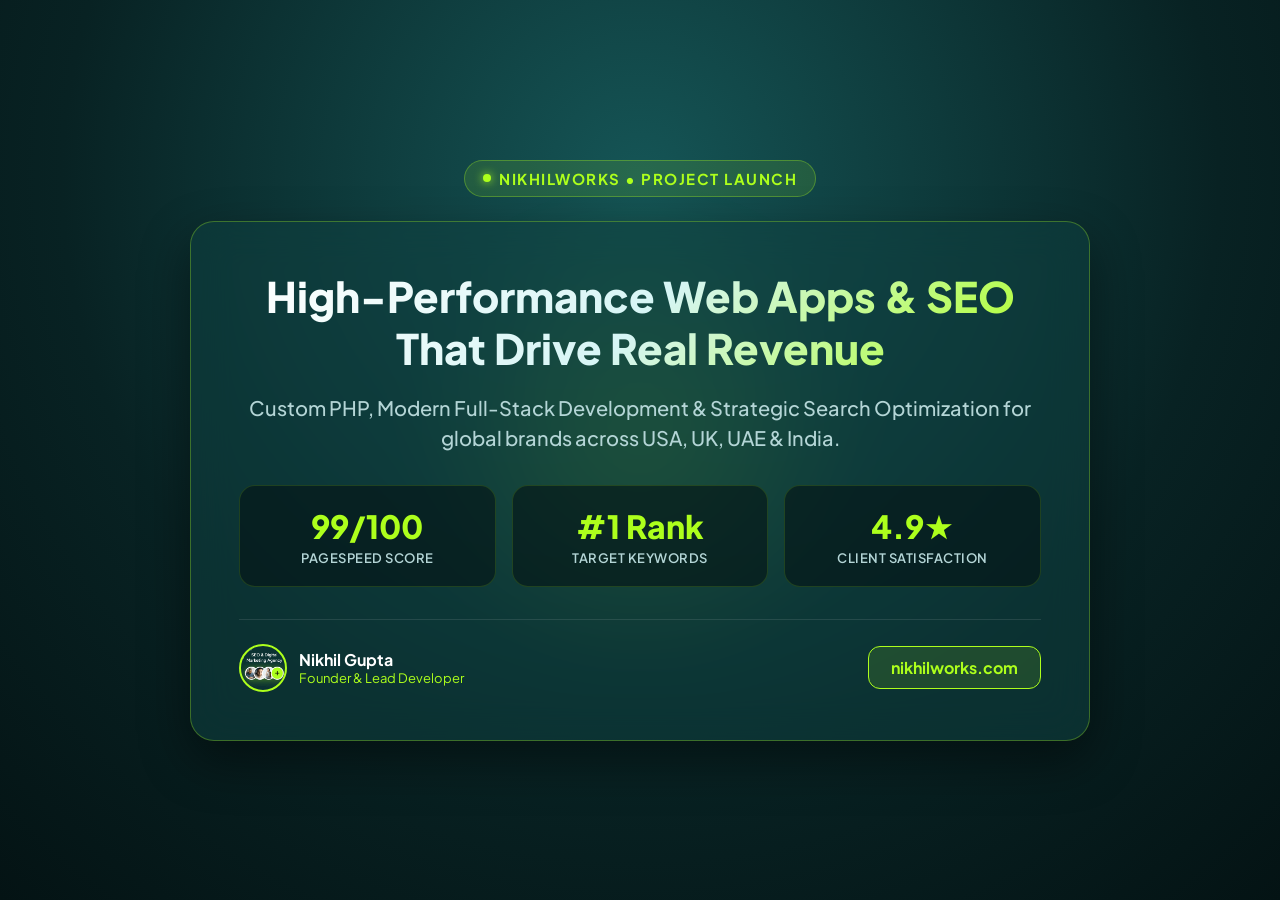
<file: automation/hyperframes_template.html>
<!DOCTYPE html>
<html lang="en">
<head>
  <meta charset="UTF-8">
  <title>NikhilWorks Brag Video Canvas</title>
  <link rel="preconnect" href="https://fonts.googleapis.com">
  <link rel="preconnect" href="https://fonts.gstatic.com" crossorigin>
  <link href="https://fonts.googleapis.com/css2?family=Plus+Jakarta+Sans:wght@400;600;700;800&display=swap" rel="stylesheet">
  <style>
    :root {
      --primary: #104041;
      --accent: #ADFF1C;
      --dark-bg: #082223;
      --card-bg: rgba(16, 64, 65, 0.55);
      --border-color: rgba(173, 255, 28, 0.3);
      --text-main: #FFFFFF;
      --text-muted: #B4D5D6;
    }

    * {
      box-sizing: border-box;
      margin: 0;
      padding: 0;
    }

    body {
      font-family: 'Plus Jakarta Sans', sans-serif;
      background: radial-gradient(circle at 50% 20%, #155556 0%, #082223 60%, #041314 100%);
      color: var(--text-main);
      width: 100vw;
      height: 100vh;
      display: flex;
      flex-direction: column;
      justify-content: center;
      align-items: center;
      overflow: hidden;
      position: relative;
    }

    /* Ambient Animated Glows */
    .glow-orb {
      position: absolute;
      width: 450px;
      height: 450px;
      background: radial-gradient(circle, rgba(173, 255, 28, 0.22) 0%, rgba(16, 64, 65, 0) 70%);
      border-radius: 50%;
      filter: blur(40px);
      z-index: 1;
      animation: floatOrb 6s ease-in-out infinite alternate;
    }

    @keyframes floatOrb {
      0% { transform: translate(-20%, -20%) scale(0.9); }
      100% { transform: translate(20%, 20%) scale(1.15); }
    }

    .container {
      position: relative;
      z-index: 2;
      width: 90%;
      max-width: 900px;
      display: flex;
      flex-direction: column;
      align-items: center;
      text-align: center;
    }

    /* Brand Header Badge */
    .brand-badge {
      display: inline-flex;
      align-items: center;
      gap: 8px;
      padding: 8px 18px;
      background: rgba(173, 255, 28, 0.12);
      border: 1px solid var(--border-color);
      border-radius: 999px;
      font-size: 15px;
      font-weight: 700;
      color: var(--accent);
      text-transform: uppercase;
      letter-spacing: 1.5px;
      margin-bottom: 24px;
      animation: fadeInDown 0.8s ease-out;
    }

    .brand-dot {
      width: 8px;
      height: 8px;
      background: var(--accent);
      border-radius: 50%;
      box-shadow: 0 0 10px var(--accent);
    }

    /* Showcase Card */
    .showcase-card {
      background: var(--card-bg);
      backdrop-filter: blur(20px);
      border: 1px solid var(--border-color);
      border-radius: 24px;
      padding: 48px;
      box-shadow: 0 20px 50px rgba(0, 0, 0, 0.45);
      width: 100%;
      animation: scaleUp 1s ease-out;
    }

    .headline {
      font-size: 42px;
      font-weight: 800;
      line-height: 1.25;
      margin-bottom: 18px;
      background: linear-gradient(135deg, #FFFFFF 0%, #D6F5F5 50%, var(--accent) 100%);
      -webkit-background-clip: text;
      -webkit-text-fill-color: transparent;
    }

    .tagline {
      font-size: 20px;
      font-weight: 500;
      color: var(--text-muted);
      line-height: 1.5;
      margin-bottom: 32px;
    }

    /* Feature / Metric Chips */
    .metrics-grid {
      display: grid;
      grid-template-columns: repeat(3, 1fr);
      gap: 16px;
      margin-bottom: 32px;
    }

    .metric-box {
      background: rgba(4, 19, 20, 0.6);
      border: 1px solid rgba(173, 255, 28, 0.15);
      border-radius: 16px;
      padding: 20px;
      text-align: center;
    }

    .metric-value {
      font-size: 32px;
      font-weight: 800;
      color: var(--accent);
      margin-bottom: 4px;
    }

    .metric-label {
      font-size: 13px;
      font-weight: 600;
      color: var(--text-muted);
      text-transform: uppercase;
      letter-spacing: 0.5px;
    }

    /* Call to Action Bar */
    .cta-footer {
      display: flex;
      justify-content: space-between;
      align-items: center;
      width: 100%;
      padding-top: 24px;
      border-top: 1px solid rgba(255, 255, 255, 0.1);
    }

    .author-info {
      display: flex;
      align-items: center;
      gap: 12px;
      text-align: left;
    }

    .author-avatar {
      width: 48px;
      height: 48px;
      border-radius: 50%;
      border: 2px solid var(--accent);
      object-fit: cover;
    }

    .author-name {
      font-size: 16px;
      font-weight: 700;
    }

    .author-role {
      font-size: 13px;
      color: var(--accent);
    }

    .site-link {
      font-size: 16px;
      font-weight: 700;
      color: var(--accent);
      background: rgba(173, 255, 28, 0.12);
      border: 1px solid var(--accent);
      padding: 10px 22px;
      border-radius: 12px;
    }

    /* Vertical Reels/Shorts adaptation */
    @media (max-aspect-ratio: 1/1) {
      .showcase-card { padding: 32px 24px; }
      .headline { font-size: 32px; }
      .tagline { font-size: 17px; }
      .metrics-grid { grid-template-columns: 1fr; }
      .cta-footer { flex-direction: column; gap: 16px; }
    }

    @keyframes fadeInDown {
      from { opacity: 0; transform: translateY(-20px); }
      to { opacity: 1; transform: translateY(0); }
    }

    @keyframes scaleUp {
      from { opacity: 0; transform: scale(0.92); }
      to { opacity: 1; transform: scale(1); }
    }
  </style>
</head>
<body>
  <div class="glow-orb"></div>
  <div class="container">
    <div class="brand-badge">
      <span class="brand-dot"></span>
      <span id="badgeText">NikhilWorks • Project Launch</span>
    </div>

    <div class="showcase-card">
      <h1 class="headline" id="headlineText">High-Performance Web Apps & SEO That Drive Real Revenue</h1>
      <p class="tagline" id="taglineText">Custom PHP, Modern Full-Stack Development & Strategic Search Optimization for global brands across USA, UK, UAE & India.</p>

      <div class="metrics-grid">
        <div class="metric-box">
          <div class="metric-value" id="m1Val">99/100</div>
          <div class="metric-label" id="m1Lab">PageSpeed Score</div>
        </div>
        <div class="metric-box">
          <div class="metric-value" id="m2Val">#1 Rank</div>
          <div class="metric-label" id="m2Lab">Target Keywords</div>
        </div>
        <div class="metric-box">
          <div class="metric-value" id="m3Val">4.9★</div>
          <div class="metric-label" id="m3Lab">Client Satisfaction</div>
        </div>
      </div>

      <div class="cta-footer">
        <div class="author-info">
          <img class="author-avatar" src="../assets/img/all-images/auhtor-img1.png" alt="Nikhil Gupta">
          <div>
            <div class="author-name">Nikhil Gupta</div>
            <div class="author-role">Founder & Lead Developer</div>
          </div>
        </div>
        <div class="site-link">nikhilworks.com</div>
      </div>
    </div>
  </div>
</body>
</html>
</file>
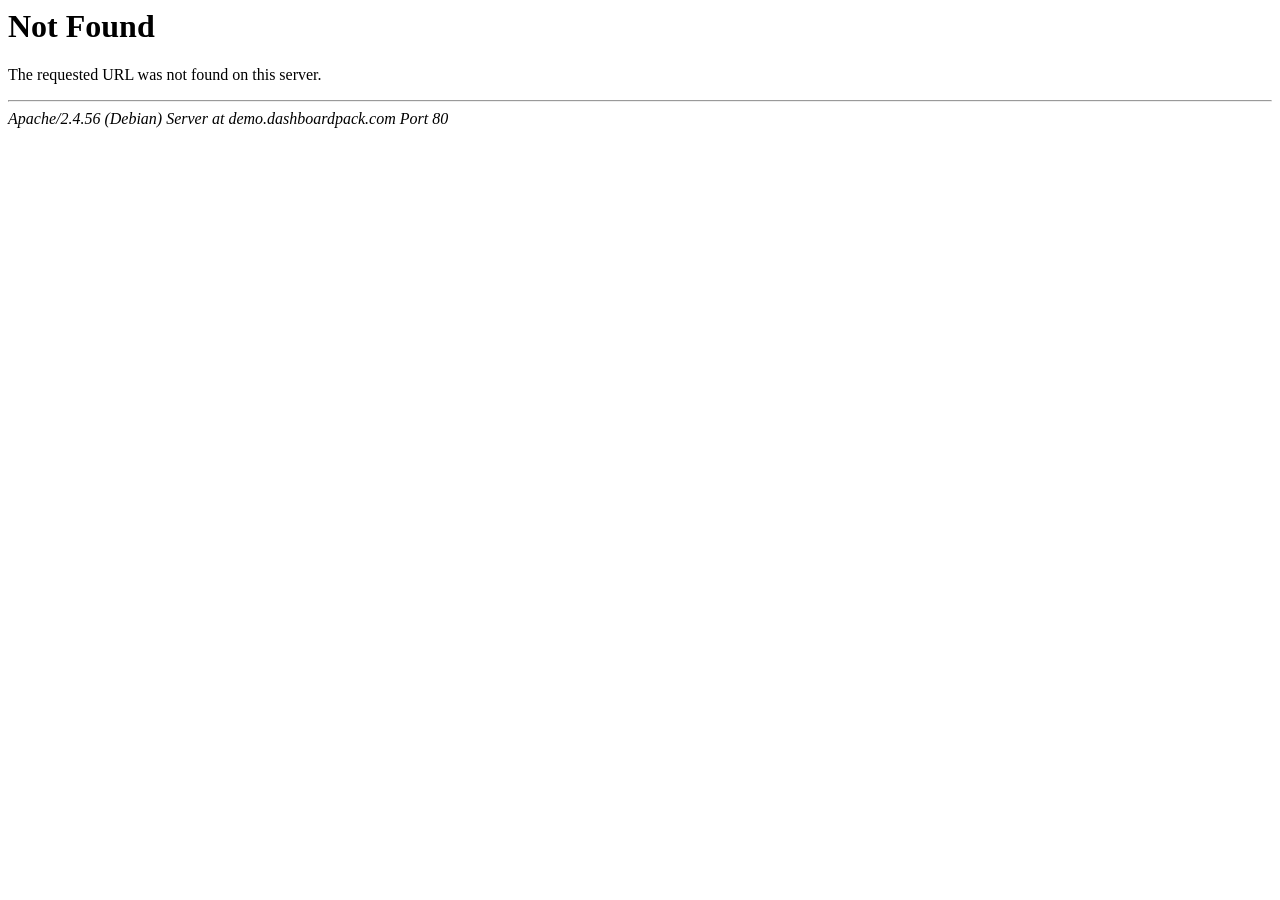
<file: admin/assets/js/bootstrap.min.html>
<!DOCTYPE HTML PUBLIC "-//IETF//DTD HTML 2.0//EN">
<html><head>
<title>404 Not Found</title>
</head><body>
<h1>Not Found</h1>
<p>The requested URL was not found on this server.</p>
<hr>
<address>Apache/2.4.56 (Debian) Server at demo.dashboardpack.com Port 80</address>
</body></html>
</file>
<file: assets/css/plugins/mobile.css>
/*

Plugin Name: Multi Drop Down Mobile menu
version: 1.0
Author: Abdul Rabby
Desc: 



*/




/*Base css*/

*{
    margin: 0;
    padding: 0;
}
body{
    font-size: 16px;
    font-family: "Figtree", sans-serif;
}

a, a:hover{
    outline: none;
    text-decoration: none;
}

ul, li{
    list-style: none;
}




/*Menu Css*/

.mobile-logo a{
    font-size: 20px;
    font-weight: 500;
    color: #161616;
    text-decoration: none;
}


.mobile-header {
    position: absolute;
    top: 0;
    left: 0;
    width: 100%;
    padding: 17px 0;
    z-index: 9;
    
}

.mobile-header-elements {
    display: flex;
    align-items: center;
    justify-content: space-between;
}

.mobile-nav-icon {
    font-size: 23px;
    border: 1px solid;
    width: 40px;
    height: 40px;
    display: flex;
    align-items: center;
    justify-content: center;
    border-radius: 4px;
    color: #161616;
}



.mobile-sidebar {
    position: fixed;
    height: 100%;
    width: 100%;
    background:#F6F6EC;
    z-index: 99;
    padding: 40px 30px;
    left: -100%;
    top: 0;
    visibility: hidden;
    opacity: 0;
    transition: all .3s;
    
    
}

.mobile-sidebar .contact-icon{
    background: #161616;
}


.mobile-sidebar.mobile-menu-active{
    left: 0;
    visibility: visible;
    opacity: 1;
    transition: all .3s;
    overflow-y:scroll ;
}

.menu-close {
    position: absolute;
    right: 20px;
    top: 20px;
    font-size: 25px;
    color: #161616;
    cursor: pointer;
}

.mobile-nav li a {
    font-size: 18px;
    line-height: 24px;
    color: #161616;
    padding: 10px 0;
    display: block;
    font-family: "Figtree", sans-serif;
    font-weight: 500 !important;
}


ul.mobile-nav-list {
    margin-top: 30px;
}


li.has-children {
    position: relative;
    z-index: 2;
}

span.mobile-nav-menu-icon {
    position: absolute;
    right: 0;
    top: 0;
    height: 50px;
    width: 50px;
    text-align: center;
    line-height: 50px;
    color: #161616;
}

ul.mobile-menu-sub {
    display: none;
    position: relative;
    left: 0;
    padding-left: 10px;
    transition: all .3s;
}

ul.mobile-menu-sub.sub-menu-active{
    display: block;
    position: relative;
    transition: all .3s;
}



.mobile-nav li {
    position: relative;
    z-index: 2;
}

span.submenu-button {
    position: absolute;
    width: 100%;
    height: 44px;
    top: 0;
    left: 0;
    z-index: 3;
    transition: all .3s;
}

span.submenu-button:after, span.submenu-button:before {
    position: absolute;
    content: "";
    height: 20px;
    width: 2px;
    background: #161616;
    top: 12px;
    right: 9px;
    transition: all .3s;
}

span.submenu-button:before {
    height: 2px;
    width: 20px;
    right: 0px;
    top: 22px;
}

span.submenu-button.submenu-opened:after {
    visibility: hidden;
    opacity: 0;
}

.sub-menu{
    display: none;
    padding-left: 15px;
}


span.multi-drop-icon {
    position: absolute;
    right: 10px;
    width: 20px;
    height: 100%;
    top: 0;
    text-align: center;
    display: flex;
    align-items: center;
    justify-content: flex-end;
}


ul.mobile-nav-list {
    max-height: 500px;
    overflow-y: scroll;
}
</file>
<file: assets/css/plugins/nice-select.css>
.nice-select {
    -webkit-tap-highlight-color: transparent;
    background-color: #fff;
    border-radius: 5px;
    border: solid 1px #e8e8e8;
    box-sizing: border-box;
    clear: both;
    cursor: pointer;
    display: block;
    float: left;
    font-family: inherit;
    font-size: 14px;
    font-weight: normal;
    height: 42px;
    line-height: 40px;
    outline: none;
    padding-left: 18px;
    padding-right: 30px;
    position: relative;
    text-align: left !important;
    -webkit-transition: all 0.2s ease-in-out;
    transition: all 0.2s ease-in-out;
    -webkit-user-select: none;
       -moz-user-select: none;
        -ms-user-select: none;
            user-select: none;
    white-space: nowrap;
    width: auto; }
    .nice-select:hover {
      border-color: #dbdbdb; }
    .nice-select:active, .nice-select.open, .nice-select:focus {
      border-color: #999; }
    .nice-select:after {
      border-bottom: 2px solid #999;
      border-right: 2px solid #999;
      content: '';
      display: block;
      height: 5px;
      margin-top: -4px;
      pointer-events: none;
      position: absolute;
      right: 12px;
      top: 50%;
      -webkit-transform-origin: 66% 66%;
          -ms-transform-origin: 66% 66%;
              transform-origin: 66% 66%;
      -webkit-transform: rotate(45deg);
          -ms-transform: rotate(45deg);
              transform: rotate(45deg);
      -webkit-transition: all 0.15s ease-in-out;
      transition: all 0.15s ease-in-out;
      width: 5px; }
    .nice-select.open:after {
      -webkit-transform: rotate(-135deg);
          -ms-transform: rotate(-135deg);
              transform: rotate(-135deg); }
    .nice-select.open .list {
      opacity: 1;
      pointer-events: auto;
      -webkit-transform: scale(1) translateY(0);
          -ms-transform: scale(1) translateY(0);
              transform: scale(1) translateY(0); }
    .nice-select.disabled {
      border-color: #ededed;
      color: #999;
      pointer-events: none; }
      .nice-select.disabled:after {
        border-color: #cccccc; }
    .nice-select.wide {
      width: 100%; }
      .nice-select.wide .list {
        left: 0 !important;
        right: 0 !important; }
    .nice-select.right {
      float: right; }
      .nice-select.right .list {
        left: auto;
        right: 0; }
    .nice-select.small {
      font-size: 12px;
      height: 36px;
      line-height: 34px; }
      .nice-select.small:after {
        height: 4px;
        width: 4px; }
      .nice-select.small .option {
        line-height: 34px;
        min-height: 34px; }
    .nice-select .list {
      background-color: #fff;
      border-radius: 5px;
      box-shadow: 0 0 0 1px rgba(68, 68, 68, 0.11);
      box-sizing: border-box;
      margin-top: 4px;
      opacity: 0;
      overflow: hidden;
      padding: 0;
      pointer-events: none;
      position: absolute;
      top: 100%;
      left: 0;
      -webkit-transform-origin: 50% 0;
          -ms-transform-origin: 50% 0;
              transform-origin: 50% 0;
      -webkit-transform: scale(0.75) translateY(-21px);
          -ms-transform: scale(0.75) translateY(-21px);
              transform: scale(0.75) translateY(-21px);
      -webkit-transition: all 0.2s cubic-bezier(0.5, 0, 0, 1.25), opacity 0.15s ease-out;
      transition: all 0.2s cubic-bezier(0.5, 0, 0, 1.25), opacity 0.15s ease-out;
      z-index: 9; }
      .nice-select .list:hover .option:not(:hover) {
        background-color: transparent !important; }
    .nice-select .option {
      cursor: pointer;
      font-weight: 400;
      line-height: 40px;
      list-style: none;
      min-height: 40px;
      outline: none;
      padding-left: 18px;
      padding-right: 29px;
      text-align: left;
      -webkit-transition: all 0.2s;
      transition: all 0.2s; }
      .nice-select .option:hover, .nice-select .option.focus, .nice-select .option.selected.focus {
        background-color: #f6f6f6; }
      .nice-select .option.selected {
        font-weight: bold; }
      .nice-select .option.disabled {
        background-color: transparent;
        color: #999;
        cursor: default; }
  
  .no-csspointerevents .nice-select .list {
    display: none; }
  
  .no-csspointerevents .nice-select.open .list {
    display: block; }
</file>
<file: assets/css/plugins/owlcarousel.min.css>
blog/**
 * Owl Carousel v2.3.4
 * Copyright 2013-2018 David Deutsch
 * Licensed under: SEE LICENSE IN https://github.com/OwlCarousel2/OwlCarousel2/blob/master/LICENSE
 */
 .owl-carousel,.owl-carousel .owl-item {
  -webkit-tap-highlight-color: transparent;
  position: relative;
}
.owl-carousel {
  display: none;
  width: 100%;
  z-index: 1;
}
.owl-carousel .owl-stage {
  position: relative;
  -ms-touch-action: pan-Y;
  touch-action: manipulation;
  -moz-backface-visibility: hidden;
}
.owl-carousel .owl-stage:after {
  content: ".";
  display: block;
  clear: both;
  visibility: hidden;
  line-height: 0;
  height: 0;
}
.owl-carousel .owl-stage-outer {
  position: relative;
  overflow: hidden;
  -webkit-transform: translate3d(0, 0, 0);
}
.owl-carousel .owl-item,
.owl-carousel .owl-wrapper {
  -webkit-backface-visibility: hidden;
  -moz-backface-visibility: hidden;
  -ms-backface-visibility: hidden;
  -webkit-transform: translate3d(0, 0, 0);
  -moz-transform: translate3d(0, 0, 0);
  -ms-transform: translate3d(0, 0, 0);
}
.owl-carousel .owl-item {
  min-height: 1px;
  float: left;
  -webkit-backface-visibility: hidden;
  -webkit-touch-callout: none;
}
.owl-carousel .owl-item img {
  display: block;
  width: 100%;
  position: relative;
  bottom: 15px;
}
.owl-carousel .owl-dots.disabled,
.owl-carousel .owl-nav.disabled {
  display: none;
}
.no-js .owl-carousel,
.owl-carousel.owl-loaded {
  display: block;
}
.owl-carousel .owl-dot,
.owl-carousel .owl-nav .owl-next,
.owl-carousel .owl-nav .owl-prev {
  cursor: pointer;
  -webkit-user-select: none;
  -khtml-user-select: none;
  -moz-user-select: none;
  -ms-user-select: none;
  user-select: none;
}
.owl-carousel .owl-nav button.owl-next,
.owl-carousel .owl-nav button.owl-prev,
.owl-carousel button.owl-dot {
  background: 0 0;
  color: inherit;
  border: none;
  padding: 0 !important;
  font: inherit;
}
.owl-carousel.owl-loading {
  opacity: 0;
  display: block;
}
.owl-carousel.owl-hidden {
  opacity: 0;
}
.owl-carousel.owl-refresh .owl-item {
  visibility: hidden;
}
.owl-carousel.owl-drag .owl-item {
  -ms-touch-action: pan-y;
  touch-action: pan-y;
  -webkit-user-select: none;
  -moz-user-select: none;
  -ms-user-select: none;
  user-select: none;
}
.owl-carousel.owl-grab {
  cursor: move;
  cursor: grab;
}
.owl-carousel.owl-rtl {
  direction: rtl;
}
.owl-carousel.owl-rtl .owl-item {
  float: right;
}
.owl-carousel .animated {
  animation-duration: 1s;
  animation-fill-mode: both;
}
.owl-carousel .owl-animated-in {
  z-index: 0;
}
.owl-carousel .owl-animated-out {
  z-index: 1;
}
.owl-carousel .fadeOut {
  animation-name: fadeOut;
}
@keyframes fadeOut {
  0% {
    opacity: 1;
  }
  100% {
    opacity: 0;
  }
}
.owl-height {
  transition: height 0.5s ease-in-out;
}
.owl-carousel .owl-item .owl-lazy {
  opacity: 0;
  transition: opacity 0.4s ease;
}
.owl-carousel .owl-item .owl-lazy:not([src]),
.owl-carousel .owl-item .owl-lazy[src^=""] {
  max-height: 0;
}
.owl-carousel .owl-item img.owl-lazy {
  transform-style: preserve-3d;
}
.owl-carousel .owl-video-wrapper {
  position: relative;
  height: 100%;
  background: #000;
}
.owl-carousel .owl-video-play-icon {
  position: absolute;
  height: 80px;
  width: 80px;
  left: 50%;
  top: 50%;
  margin-left: -40px;
  margin-top: -40px;
  background: url(404.html) no-repeat;
  cursor: pointer;
  z-index: 1;
  -webkit-backface-visibility: hidden;
  transition: transform 0.1s ease;
}
.owl-carousel .owl-video-play-icon:hover {
  -ms-transform: scale(1.3, 1.3);
  transform: scale(1.3, 1.3);
}
.owl-carousel .owl-video-playing .owl-video-play-icon,
.owl-carousel .owl-video-playing .owl-video-tn {
  display: none;
}
.owl-carousel .owl-video-tn {
  opacity: 0;
  height: 100%;
  background-position: center center;
  background-repeat: no-repeat;
  background-size: contain;
  transition: opacity 0.4s ease;
}
.owl-carousel .owl-video-frame {
  position: relative;
  z-index: 1;
  height: 100%;
  width: 100%;
}
</file>
<file: assets/css/plugins/sidebar.css>
/*!
* metismenu https://github.com/onokumus/metismenu#readme
* A jQuery menu plugin
* @version 3.0.6
* @author Osman Nuri Okumus <onokumus@gmail.com> (https://github.com/onokumus)
* @license: MIT 
*/

.metismenu .arrow {
  float: right;
  line-height: 1.42857;
}

*[dir="rtl"] .metismenu .arrow {
  float: left;
}

/*
   * Require Bootstrap 3.x
   * https://github.com/twbs/bootstrap
  */

.metismenu .glyphicon.arrow:before {
  content: "\e079";
}

.metismenu .mm-active>a>.glyphicon.arrow:before {
  content: "\e114";
}

/*
   * Require Font-Awesome
   * http://fortawesome.github.io/Font-Awesome/
  */

.metismenu .fa.arrow:before {
  content: "\f104";
}

.metismenu .mm-active>a>.fa.arrow:before {
  content: "\f107";
}

/*
   * Require Ionicons
   * http://ionicons.com/
  */

.metismenu .ion.arrow:before {
  content: "\f3d2"
}

.metismenu .mm-active>a>.ion.arrow:before {
  content: "\f3d0";
}

.metismenu .plus-times {
  float: right;
}

*[dir="rtl"] .metismenu .plus-times {
  float: left;
}

.metismenu .fa.plus-times:before {
  content: "\f067";
}

.metismenu .mm-active>a>.fa.plus-times {
  transform: rotate(45deg);
}

.metismenu .plus-minus {
  float: right;
}

*[dir="rtl"] .metismenu .plus-minus {
  float: left;
}

.metismenu .fa.plus-minus:before {
  content: "\f067";
}

.metismenu .mm-active>a>.fa.plus-minus:before {
  content: "\f068";
}

.metismenu .mm-collapse:not(.mm-show) {
  display: none;
}

.metismenu .mm-collapsing {
  position: relative;
  height: 0;
  overflow: hidden;
  transition-timing-function: ease;
  transition-duration: .35s;
  transition-property: height, visibility;
}

.metismenu .has-arrow {
  position: relative;
}

.metismenu .has-arrow::after {
  position: absolute;
  content: '';
  width: .5em;
  height: .5em;
  border-width: 1px 0 0 1px;
  border-style: solid;
  border-color: currentColor;
  border-color: initial;
  right: 1em;
  transform: rotate(-45deg) translate(0, -50%);
  transform-origin: top;
  top: 50%;
  transition: all .3s ease-out;
}

*[dir="rtl"] .metismenu .has-arrow::after {
  right: auto;
  left: 1em;
  transform: rotate(135deg) translate(0, -50%);
}

.metismenu .mm-active>.has-arrow::after, .metismenu .has-arrow[aria-expanded="true"]::after {
  transform: rotate(-135deg) translate(0, -50%);
}

*[dir="rtl"] .metismenu .mm-active>.has-arrow::after, *[dir="rtl"] .metismenu .has-arrow[aria-expanded="true"]::after {
  transform: rotate(225deg) translate(0, -50%);
}

/* custom code */

.hamburger-menu {
  display: inline-block;
}

.hamburger-menu a {
  display: inline-block;
}

.body-overlay {
  background-color: #000000;
  height: 950px;
  width: 100%;
  position: fixed;
  top: 0;
  z-index: 1010;
  left: 0;
  opacity: 0;
  visibility: hidden;
  transition: all 0.3s linear 0s;
  transition: all 600ms ease;
  -webkit-transition: all 600ms ease;
  -moz-transition: all 600ms ease;
  -ms-transition: all 600ms ease;
  -o-transition: all 600ms ease;
}

.body-overlay.active {
  opacity: .5;
  visibility: visible;
}

.side-mobile-menu ul li a {
  padding: 13px 0;
  display: block;
  border-bottom: 1px solid rgba(0, 0, 0, 0.05);
  font-size: 14px;
  color: #000;
  font-weight: 600;
  text-transform: uppercase;
  position: relative;
}

.side-mobile-menu ul li a[aria-expanded="true"] {
  color: var(--color-primary);
}

.side-mobile-menu ul li a:hover {
  color: var(--color-primary);
  padding-left: 5px;
}

.side-mobile-menu ul li ul li:hover>a {
  color: var(--color-primary);
  padding-left: 20px;
}

.side-mobile-menu ul li ul li:hover>a::before {
  background: var(--color-primary);
  border-color: var(--color-primary) !important;
}

.slide-bar.style-2 .side-mobile-menu ul li a[aria-expanded="true"],
.slide-bar.style-2 .side-mobile-menu ul li a:hover,
.slide-bar.style-2 .side-mobile-menu ul li ul li:hover>a {
  color: #2962FF;
}
.slide-bar.style-2 .side-mobile-menu ul li ul li:hover>a::before {
  background: #2962FF;
  border-color: #2962FF !important;
}





.side-mobile-menu ul {
  list-style: none;
  margin: 0;
  padding: 0;
}


.slide-bar {
    position: fixed;
    overflow-y: auto;
    top: 0;
    right: -860px;
    right: -860px;
    max-width: 830px;
    padding: 50px 50px;
    height: 900px;
    display: block;
    background-color: var(--color-white);
    z-index: 1020;
transition-duration: 500ms;
background-color: #fff;
}


.side-mobile-menu {
    display: none;
}
.slide-bar.show {
  right: 0;
}

.side-mobile-menu ul li ul li {
  padding-left: 15px;
}

.side-mobile-menu ul li ul li a {
  position: relative;
  padding-left: 15px;
  text-transform: capitalize;
  font-size: 16px;
}

.side-mobile-menu ul li.dropdown>a::after {
  position: absolute;
  content: "";
  width: 8px;
  height: 8px;
  border-width: 0 2px 2px 0;
  border-style: solid;
  border-color: initial;
  right: 16px;
  top: 50%;
  -webkit-transform: rotate(-45deg) translateY(-50%);
  -webkit-transform-origin: top;
  transform-origin: top;
  transition: all 0.3s ease-out;
  transform: rotate(-45deg) translateY(-50%);
  -moz-transform: rotate(-45deg) translateY(-50%);
  -ms-transform: rotate(-45deg) translateY(-50%);
  -o-transform: rotate(-45deg) translateY(-50%);
}

.side-mobile-menu ul li.dropdown a[aria-expanded="true"]::after {
  -webkit-transform: rotate(-135deg) translateY(-50%);
  transform: rotate(45deg) translateY(-50%);
}

.side-mobile-menu ul li ul li a::before {
  content: "";
  width: 8px;
  height: 8px;
  position: absolute;
  left: 0;
  top: 50%;
  transform: translateY(-50%);
  border: 2px solid #101a23;
  border-radius: 50%;
}

.side-mobile-menu ul li ul li a {
  text-transform: capitalize;
  font-size: 15px;
}

.close-mobile-menu a {
  color: #fff;
  position: relative;
  z-index: 2;
  font-size: 16px;
  left: 0;
  display: block;
}


.close-mobile-menu {
  position: absolute;
  top: 0;
  right: 0;
  text-align: center;
  line-height: 40px;
  transition: .3s;
  -webkit-transition: .3s;
  -moz-transition: .3s;
  -ms-transition: .3s;
  -o-transition: .3s;
}

.slide-bar .tx-close {
    background: rgba(150,144,162,.08);
    width: 54px;
    height: 54px;
    border-width: 18px;
}
.slide-bar .tx-close::before, .slide-bar .tx-close::after {
    background-color: #000;
}


.header-mobile-search input {
  width: 100%;
  height: 50px;
  background-color: #fff;
  padding: 0 18px;
  padding-right: 40px;
  font-size: 14px;
  border: 1px solid #ececec;
  transition: .3s;
  -webkit-transition: .3s;
  -moz-transition: .3s;
  -ms-transition: .3s;
  -o-transition: .3s;
  border-radius: 3px;
}

.header-mobile-search input:focus {
  border-color: var(--color-primary);
}

.header-mobile-search {
  margin-bottom: 15px;
  position: relative;
  display: block;
}

.header-mobile-search button {
  position: absolute;
  width: 50px;
  height: 100%;
  right: 0;
  line-height: 100%;
  padding: 0;
  border: none;
  background-color: initial;
  background-image: none;
  color: #3a505f;
  top: 0;
  cursor: pointer;
}
</file>
